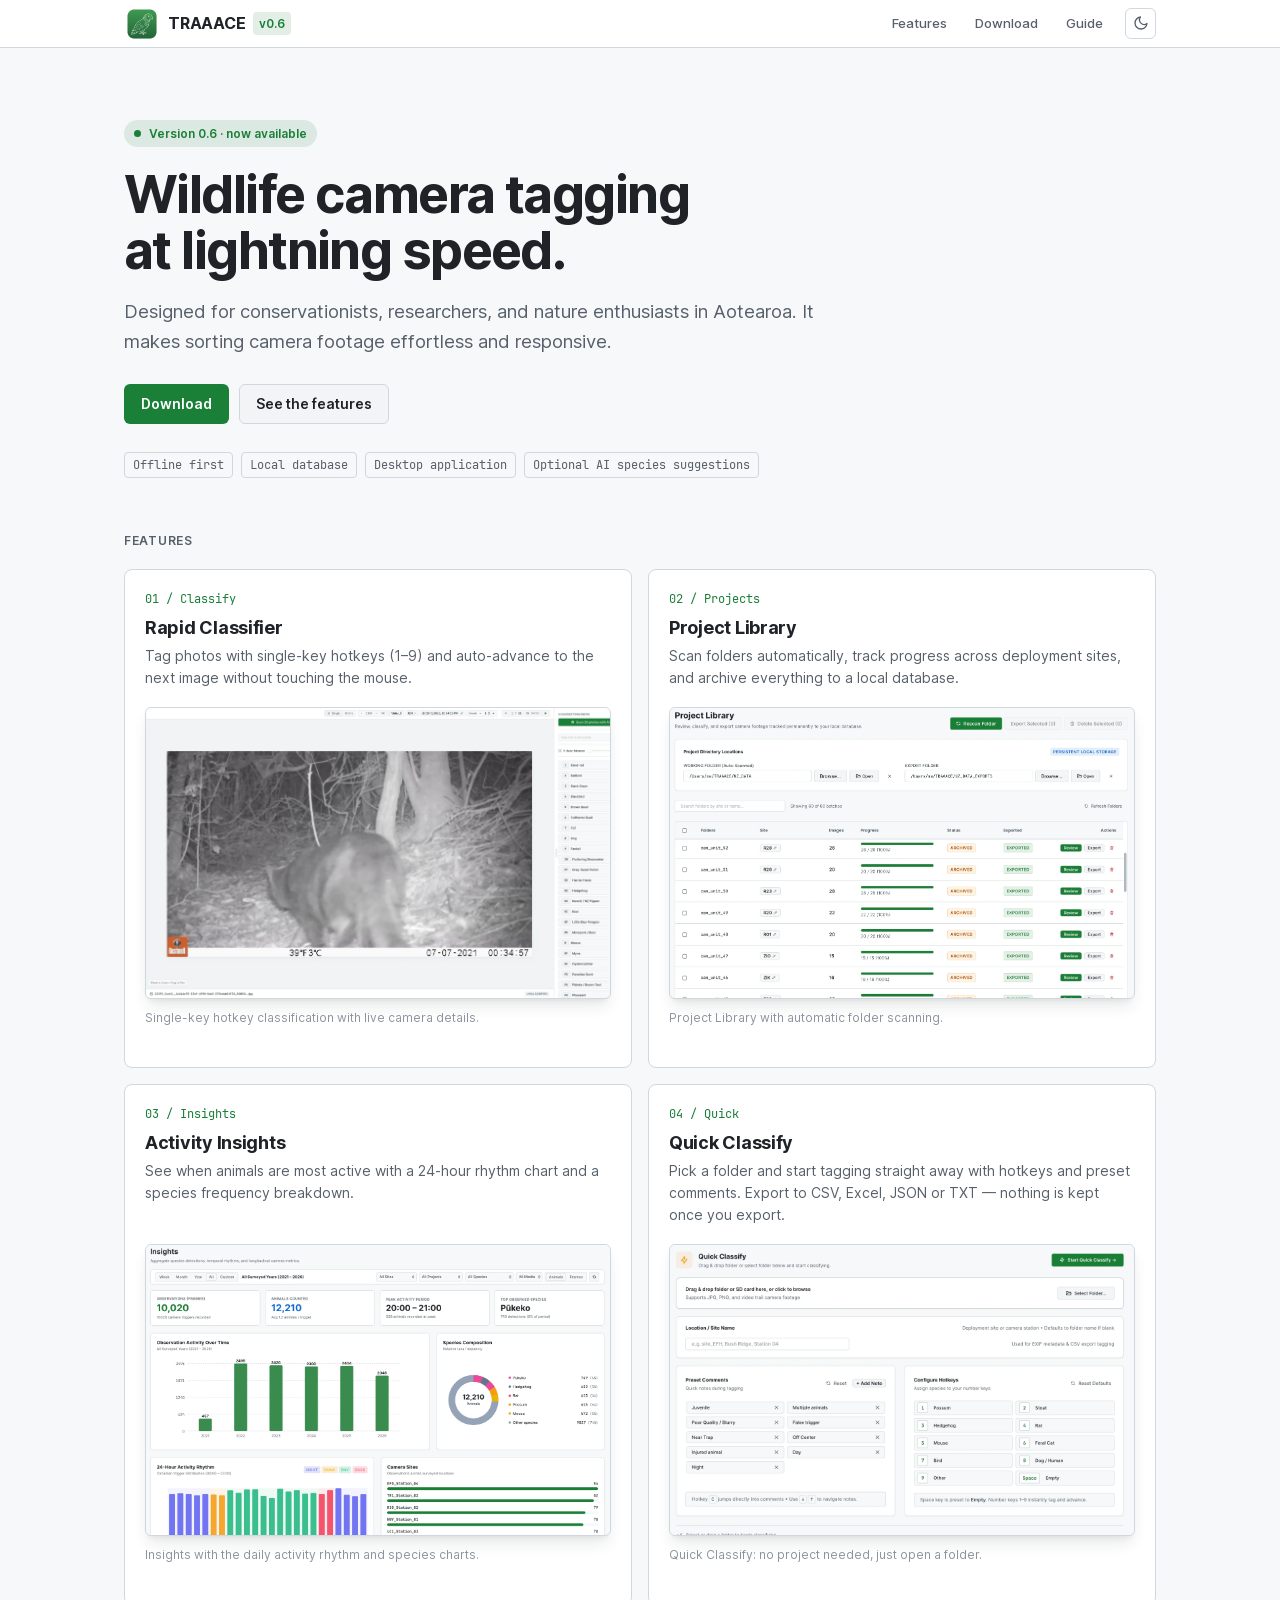
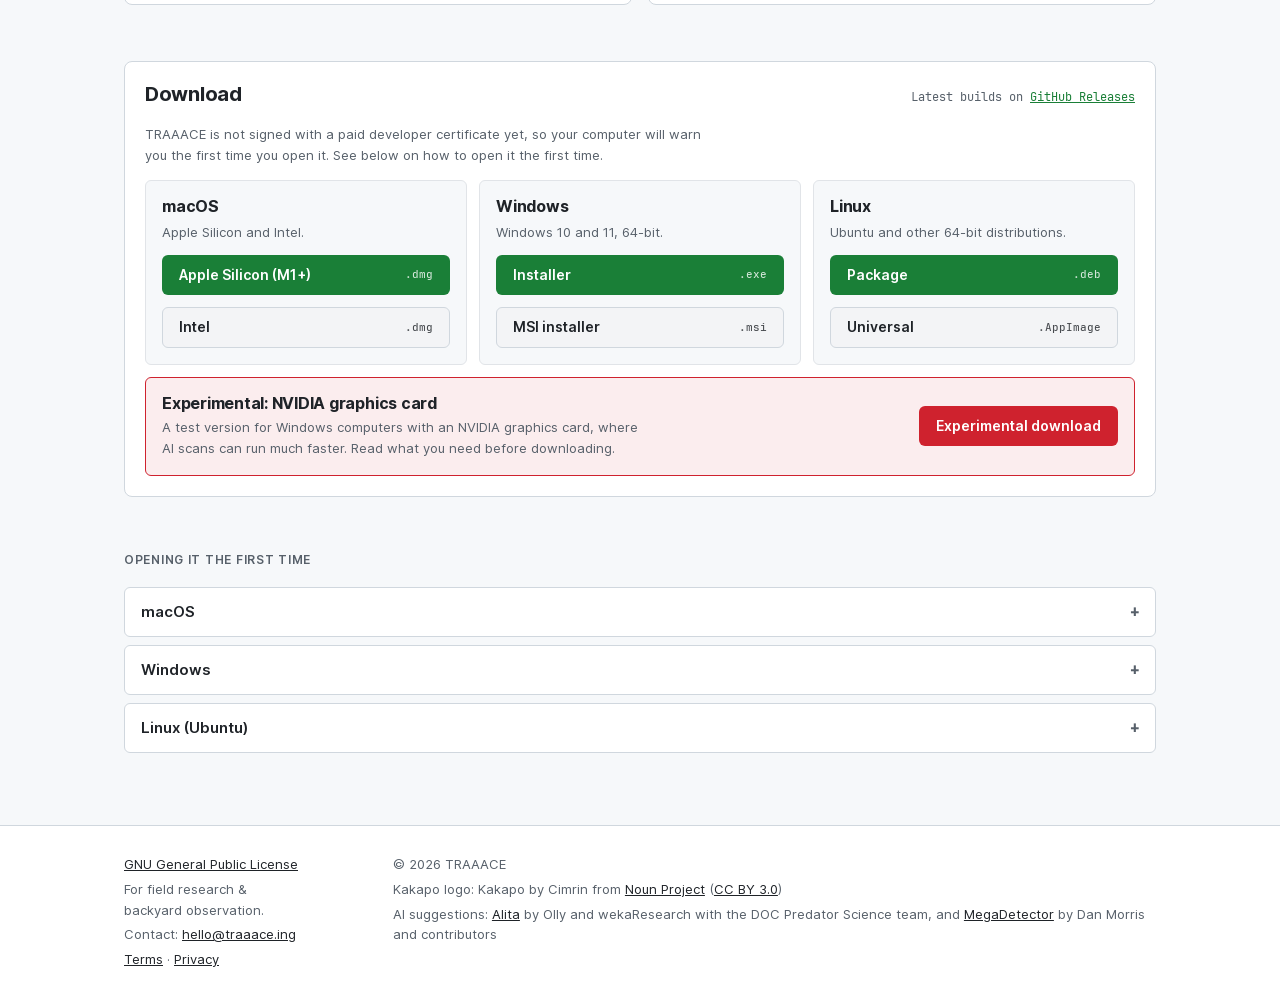
<file: index.html>
<!DOCTYPE html>
<html lang="en" data-theme="dark">

<head>
  <meta charset="UTF-8">
  <meta name="viewport" content="width=device-width, initial-scale=1.0">
  <title>TRAAACE — Wildlife camera tagging</title>
  <meta name="description"
    content="TRAAACE is a fast, offline desktop app for tagging, organising and analysing wildlife camera photos and video in Aotearoa.">
  <meta name="theme-color" content="#101214">
  <meta property="og:title" content="TRAAACE — Wildlife camera tagging">
  <meta property="og:description"
    content="Fast, offline wildlife camera tagging for conservationists, researchers and nature enthusiasts.">
  <link rel="icon" type="image/png" sizes="32x32" href="images/favicon-32.png">
  <link rel="icon" type="image/png" sizes="512x512" href="images/app-icon.png">
  <link rel="apple-touch-icon" href="images/app-icon.png">
  <link rel="preload" href="fonts/Inter-roman.var.woff2" as="font" type="font/woff2" crossorigin>

  <script>
    /* Set the theme before the page paints, so there is no flash. Follows the system unless the visitor chose. */
    (() => {
      let theme = 'dark';
      try {
        const saved = localStorage.getItem('traaace-theme');
        if (saved === 'light' || saved === 'dark') theme = saved;
        else if (window.matchMedia && matchMedia('(prefers-color-scheme: light)').matches) theme = 'light';
      } catch (e) { /* storage blocked: use the default */ }
      document.documentElement.setAttribute('data-theme', theme);
    })();
  </script>

  <link rel="stylesheet" href="styles.css?v=4">
</head>

<body>
  <a class="skip" href="#main">Skip to content</a>

  <header class="bar">
    <div class="wrap">
      <a class="brand" href="index.html" aria-label="TRAAACE home">
        <img src="images/app-icon.png" alt="" width="36" height="36">
        TRAAACE
        <span class="tag">v0.6</span>
      </a>
      <nav aria-label="Main">
        <a href="#features">Features</a>
        <a href="#download">Download</a>
        <a href="guide.html">Guide</a>
        <button type="button" class="theme-toggle" id="theme-toggle" aria-label="Switch to light theme"
          title="Switch to light theme">
          <svg class="icon-sun" viewBox="0 0 24 24" width="16" height="16" fill="none" stroke="currentColor"
            stroke-width="2" stroke-linecap="round" stroke-linejoin="round" aria-hidden="true">
            <circle cx="12" cy="12" r="4" />
            <path
              d="M12 2v2M12 20v2M4.93 4.93l1.41 1.41M17.66 17.66l1.41 1.41M2 12h2M20 12h2M4.93 19.07l1.41-1.41M17.66 6.34l1.41-1.41" />
          </svg>
          <svg class="icon-moon" viewBox="0 0 24 24" width="16" height="16" fill="none" stroke="currentColor"
            stroke-width="2" stroke-linecap="round" stroke-linejoin="round" aria-hidden="true">
            <path d="M21 12.8A9 9 0 1 1 11.2 3a7 7 0 0 0 9.8 9.8z" />
          </svg>
        </button>
      </nav>
    </div>
  </header>

  <main id="main">
    <section class="hero">
      <div class="wrap">
        <span class="badge"><span class="dot" aria-hidden="true"></span>Version 0.6 &middot; now available</span>
        <h1>Wildlife camera tagging at lightning speed.</h1>
        <p class="lead">
          Designed for conservationists, researchers, and nature enthusiasts in Aotearoa. It makes sorting camera
          footage effortless and responsive.
        </p>
        <div class="actions">
          <a class="btn btn-primary" href="#download">Download</a>
          <a class="btn btn-secondary" href="#features">See the features</a>
        </div>
        <ul class="chips" aria-label="Highlights">
          <li>Offline first</li>
          <li>Local database</li>
          <li>Desktop application</li>
          <li>Optional AI species suggestions</li>
        </ul>
      </div>
    </section>

    <section id="features">
      <div class="wrap">
        <h2 class="section-title">Features</h2>
        <div class="cards">

          <article class="card">
            <span class="no">01 / Classify</span>
            <h3>Rapid Classifier</h3>
            <p>Tag photos with single-key hotkeys (1&ndash;9) and auto-advance to the next image without touching the
              mouse.</p>
            <figure>
              <div class="shot">
                <img src="images/classify.webp" loading="lazy"
                  alt="TRAAACE classifier showing a night trail camera photo beside the list of single-key species shortcuts">
              </div>
              <figcaption>Single-key hotkey classification with live camera details.</figcaption>
            </figure>
          </article>

          <article class="card">
            <span class="no">02 / Projects</span>
            <h3>Project Library</h3>
            <p>Scan folders automatically, track progress across deployment sites, and archive everything to a local
              database.</p>
            <figure>
              <div class="shot">
                <img src="images/projects.webp" loading="lazy"
                  alt="TRAAACE Project Library showing folder scanning and progress tracking">
              </div>
              <figcaption>Project Library with automatic folder scanning.</figcaption>
            </figure>
          </article>

          <article class="card">
            <span class="no">03 / Insights</span>
            <h3>Activity Insights</h3>
            <p>See when animals are most active with a 24-hour rhythm chart and a species frequency breakdown.</p>
            <figure>
              <div class="shot">
                <img src="images/insights.webp" loading="lazy"
                  alt="TRAAACE Insights dashboard showing the 24-hour activity rhythm and species breakdown">
              </div>
              <figcaption>Insights with the daily activity rhythm and species charts.</figcaption>
            </figure>
          </article>

          <article class="card">
            <span class="no">04 / Quick</span>
            <h3>Quick Classify</h3>
            <p>Pick a folder and start tagging straight away with hotkeys and preset comments. Export to CSV, Excel,
              JSON or TXT &mdash; nothing is kept once you export.</p>
            <figure>
              <div class="shot">
                <img src="images/quick.webp" loading="lazy"
                  alt="TRAAACE Quick Classify, ready to tag a folder of camera photos">
              </div>
              <figcaption>Quick Classify: no project needed, just open a folder.</figcaption>
            </figure>
          </article>
        </div>
      </div>
    </section>

    <section id="download">
      <div class="wrap">
        <div class="panel">
          <div class="panel-head">
            <h2>Download</h2>
            <span class="release" id="release">Latest builds on <a
                href="https://github.com/just8080/traaace_web/releases">GitHub Releases</a></span>
          </div>
          <p class="note">TRAAACE is not signed with a paid developer certificate yet, so your computer will warn you
            the first time you open it. See below on how to open it the first time.

          <div class="platforms">
            <div class="platform">
              <h3>macOS</h3>
              <p class="for">Apple Silicon and Intel.</p>
              <a class="btn btn-primary" data-download="mac-arm"
                href="https://github.com/just8080/traaace_web/releases">Apple Silicon (M1+) <small>.dmg</small></a>
              <a class="btn btn-secondary" data-download="mac-intel"
                href="https://github.com/just8080/traaace_web/releases">Intel <small>.dmg</small></a>
            </div>
            <div class="platform">
              <h3>Windows</h3>
              <p class="for">Windows 10 and 11, 64-bit.</p>
              <a class="btn btn-primary" data-download="windows"
                href="https://github.com/just8080/traaace_web/releases">Installer <small>.exe</small></a>
              <a class="btn btn-secondary" data-download="windows-msi"
                href="https://github.com/just8080/traaace_web/releases">MSI installer <small>.msi</small></a>
            </div>
            <div class="platform">
              <h3>Linux</h3>
              <p class="for">Ubuntu and other 64-bit distributions.</p>
              <a class="btn btn-primary" data-download="linux-deb"
                href="https://github.com/just8080/traaace_web/releases">Package <small>.deb</small></a>
              <a class="btn btn-secondary" data-download="linux-appimage"
                href="https://github.com/just8080/traaace_web/releases">Universal <small>.AppImage</small></a>
            </div>
          </div>
          <div class="experimental">
            <div>
              <h3>Experimental: NVIDIA graphics card</h3>
              <p>A test version for Windows computers with an NVIDIA graphics card, where AI scans can run much
                faster. Read what you need before downloading.</p>
            </div>
            <a class="btn btn-danger" href="gpu.html">Experimental download</a>
          </div>
        </div>
      </div>
    </section>

    <section id="install">
      <div class="wrap">
        <h2 class="section-title">Opening it the first time</h2>
        <div class="steps">
          <details>
            <summary>macOS</summary>
            <div>
              <p>Open the <code>.dmg</code>, drag TRAAACE to Applications, then right-click it and choose
                <strong>Open</strong> (and Open again in the dialog).
              </p>
              <p>If macOS says the app is damaged, open Terminal and run
                <code>xattr -dr com.apple.quarantine /Applications/TRAAACE.app</code>
              </p>
            </div>
          </details>
          <details>
            <summary>Windows</summary>
            <div>
              <p>If SmartScreen appears, click <strong>More info</strong> &rarr; <strong>Run anyway</strong>.</p>
              <p>TRAAACE needs Microsoft WebView2, which Windows 10 and 11 already include.</p>
            </div>
          </details>
          <details>
            <summary>Linux (Ubuntu)</summary>
            <div>
              <p>The simplest is the <code>.deb</code>: <code>sudo apt install ./TRAAACE_*_amd64.deb</code></p>
              <p>For the AppImage, run <code>chmod +x TRAAACE_*.AppImage</code> first. On Ubuntu you may also need
                <code>sudo apt install libfuse2</code> (<code>libfuse2t64</code> on 24.04).
              </p>
            </div>
          </details>
        </div>
      </div>
    </section>
  </main>

  <footer>
    <div class="wrap">
      <div>
        <p><a href="terms.html#licence">GNU General Public License</a></p>
        <p>For field research &amp; backyard observation.</p>
        <p>Contact: <a href="mailto:hello@traaace.ing">hello@traaace.ing</a></p>
        <p><a href="terms.html">Terms</a> &middot; <a href="privacy.html">Privacy</a></p>
      </div>
      <div>
        <p>&copy; <span id="year">2026</span> TRAAACE</p>
        <p>Kakapo logo: Kakapo by Cimrin from <a href="https://thenounproject.com/browse/icons/term/kakapo/"
            target="_blank" rel="noopener" title="kakapo Icons">Noun Project</a> (<a
            href="https://creativecommons.org/licenses/by/3.0/" target="_blank" rel="noopener">CC BY 3.0</a>)</p>
        <p>AI suggestions: <a href="https://github.com/Wologman/Alita" target="_blank" rel="noopener">Alita</a> by Olly and
              wekaResearch with the DOC Predator Science team, and <a href="https://github.com/agentmorris/MegaDetector"
              target="_blank" rel="noopener">MegaDetector</a> by Dan Morris and contributors</p>
      </div>
    </div>
  </footer>

  <script>
    /* Theme toggle: the icon shows the theme it will switch to, like the app. */
    (() => {
      const root = document.documentElement;
      const button = document.getElementById('theme-toggle');
      const label = () => {
        const text = 'Switch to ' + (root.getAttribute('data-theme') === 'dark' ? 'light' : 'dark') + ' theme';
        button.setAttribute('aria-label', text);
        button.title = text;
      };
      label();
      button.addEventListener('click', () => {
        const next = root.getAttribute('data-theme') === 'dark' ? 'light' : 'dark';
        root.setAttribute('data-theme', next);
        try { localStorage.setItem('traaace-theme', next); } catch (e) { /* not remembered */ }
        label();
      });
    })();

    document.getElementById('year').textContent = new Date().getFullYear();

    /* Download buttons: point each at the newest published release's file. The links in the HTML are the fallback.
       Pre-releases (the experimental NVIDIA version) never replace the normal download. */
    (async () => {
      const REPO = 'just8080/traaace_web';
      const files = {
        'mac-arm': /_aarch64\.dmg$/, 'mac-intel': /_x64\.dmg$/,
        'windows': /_x64-setup\.exe$/, 'windows-msi': /\.msi$/,
        'linux-appimage': /\.AppImage$/, 'linux-deb': /\.deb$/
      };
      try {
        let releases = JSON.parse(sessionStorage.getItem('traaace-releases') || 'null');
        if (!releases) {
          const response = await fetch('https://api.github.com/repos/' + REPO + '/releases?per_page=20');
          if (!response.ok) return;
          releases = await response.json();
          sessionStorage.setItem('traaace-releases', JSON.stringify(releases));
        }
        const release = releases.find(r => !r.draft && !r.prerelease && r.assets && r.assets.length);
        if (!release) return;
        const label = document.getElementById('release');
        label.textContent = 'Latest: ' + (release.name || release.tag_name) + ' · ';
        const all = document.createElement('a');
        all.href = release.html_url;
        all.textContent = 'release notes';
        label.appendChild(all);
        Object.keys(files).forEach(key => {
          const asset = release.assets.find(a => files[key].test(a.name));
          if (!asset) return;
          document.querySelectorAll('[data-download="' + key + '"]').forEach(link => {
            link.href = asset.browser_download_url;
            link.title = asset.name + ' (' + (asset.size / 1048576).toFixed(1) + ' MB)';
          });
        });
      } catch (err) { /* leave the fallback links */ }
    })();
  </script>
</body>

</html>
</file>
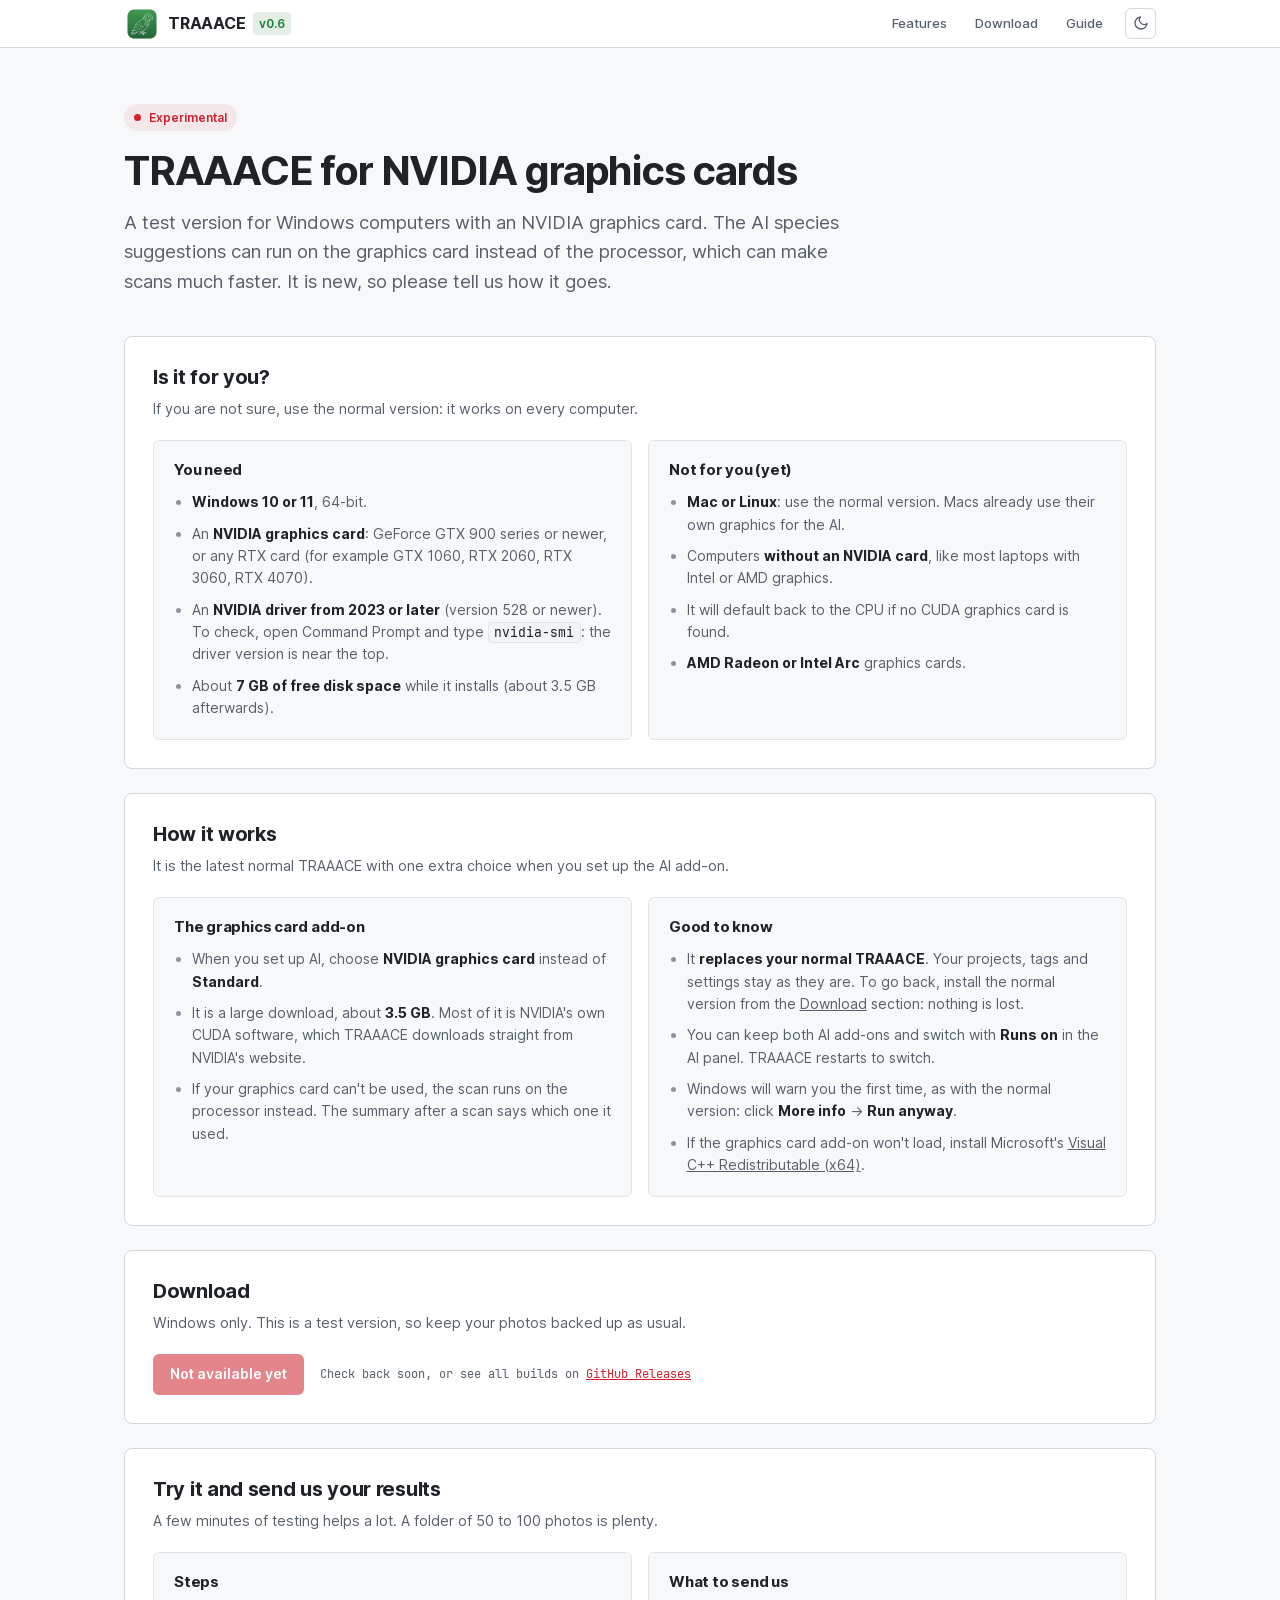
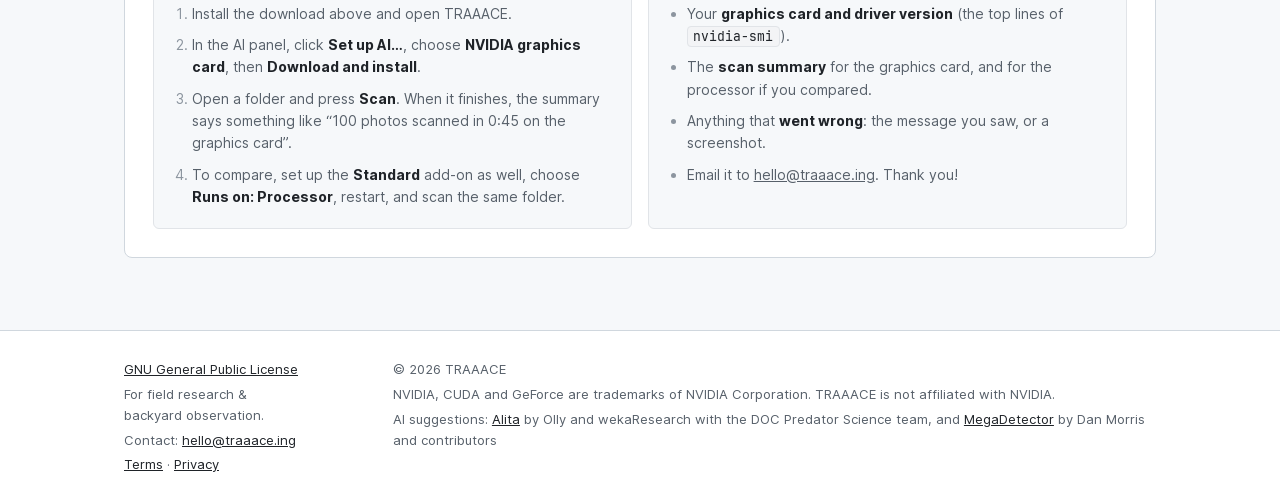
<file: gpu.html>
<!DOCTYPE html>
<html lang="en" data-theme="dark">

<head>
  <meta charset="UTF-8">
  <meta name="viewport" content="width=device-width, initial-scale=1.0">
  <title>NVIDIA graphics card version (experimental) — TRAAACE</title>
  <meta name="description"
    content="An experimental TRAAACE for Windows computers with an NVIDIA graphics card: what you need, how it works, and how to send your results.">
  <meta name="theme-color" content="#101214">
  <meta name="robots" content="noindex">
  <link rel="icon" type="image/png" sizes="32x32" href="images/favicon-32.png">
  <link rel="icon" type="image/png" sizes="512x512" href="images/app-icon.png">
  <link rel="apple-touch-icon" href="images/app-icon.png">
  <link rel="preload" href="fonts/Inter-roman.var.woff2" as="font" type="font/woff2" crossorigin>

  <script>
    /* Set the theme before the page paints, so there is no flash. Follows the system unless the visitor chose. */
    (() => {
      let theme = 'dark';
      try {
        const saved = localStorage.getItem('traaace-theme');
        if (saved === 'light' || saved === 'dark') theme = saved;
        else if (window.matchMedia && matchMedia('(prefers-color-scheme: light)').matches) theme = 'light';
      } catch (e) { /* storage blocked: use the default */ }
      document.documentElement.setAttribute('data-theme', theme);
    })();
  </script>

  <link rel="stylesheet" href="styles.css?v=4">
</head>

<body>
  <a class="skip" href="#main">Skip to content</a>

  <header class="bar">
    <div class="wrap">
      <a class="brand" href="index.html" aria-label="TRAAACE home">
        <img src="images/app-icon.png" alt="" width="36" height="36">
        TRAAACE
        <span class="tag">v0.6</span>
      </a>
      <nav aria-label="Main">
        <a href="index.html#features">Features</a>
        <a href="index.html#download">Download</a>
        <a href="guide.html">Guide</a>
        <button type="button" class="theme-toggle" id="theme-toggle" aria-label="Switch to light theme"
          title="Switch to light theme">
          <svg class="icon-sun" viewBox="0 0 24 24" width="16" height="16" fill="none" stroke="currentColor"
            stroke-width="2" stroke-linecap="round" stroke-linejoin="round" aria-hidden="true">
            <circle cx="12" cy="12" r="4" />
            <path
              d="M12 2v2M12 20v2M4.93 4.93l1.41 1.41M17.66 17.66l1.41 1.41M2 12h2M20 12h2M4.93 19.07l1.41-1.41M17.66 6.34l1.41-1.41" />
          </svg>
          <svg class="icon-moon" viewBox="0 0 24 24" width="16" height="16" fill="none" stroke="currentColor"
            stroke-width="2" stroke-linecap="round" stroke-linejoin="round" aria-hidden="true">
            <path d="M21 12.8A9 9 0 1 1 11.2 3a7 7 0 0 0 9.8 9.8z" />
          </svg>
        </button>
      </nav>
    </div>
  </header>

  <main id="main">
    <div class="wrap">
      <div class="page-head">
        <span class="badge badge-danger"><span class="dot" aria-hidden="true"></span>Experimental</span>
        <h1>TRAAACE for NVIDIA graphics cards</h1>
        <p class="lead">
          A test version for Windows computers with an NVIDIA graphics card. The AI species suggestions can run on
          the graphics card instead of the processor, which can make scans much faster. It is new, so please tell us
          how it goes.
        </p>
      </div>

      <div class="guide-body" style="padding-top: 2.5rem;">

        <section class="guide-card" id="for-you">
          <h2>Is it for you?</h2>
          <p>If you are not sure, use the normal version: it works on every computer.</p>
          <div class="cols">
            <div class="inner">
              <h3>You need</h3>
              <ul>
                <li><strong>Windows 10 or 11</strong>, 64-bit.</li>
                <li>An <strong>NVIDIA graphics card</strong>: GeForce GTX 900 series or newer, or any RTX card (for
                  example GTX 1060, RTX 2060, RTX 3060, RTX 4070).</li>
                <li>An <strong>NVIDIA driver from 2023 or later</strong> (version 528 or newer). To check, open
                  Command Prompt and type <code>nvidia-smi</code>: the driver version is near the top.</li>
                <li>About <strong>7 GB of free disk space</strong> while it installs (about 3.5 GB afterwards).</li>
              </ul>
            </div>
            <div class="inner">
              <h3>Not for you (yet)</h3>
              <ul>
                <li><strong>Mac or Linux</strong>: use the normal version. Macs already use their own graphics for
                  the AI.</li>
                <li>Computers <strong>without an NVIDIA card</strong>, like most laptops with Intel or AMD graphics.
                </li>
                <li>It will default back to the CPU if no CUDA graphics card is found.</li>
                <li><strong>AMD Radeon or Intel Arc</strong> graphics cards.</li>
              </ul>
            </div>
          </div>
        </section>

        <section class="guide-card" id="how">
          <h2>How it works</h2>
          <p>It is the latest normal TRAAACE with one extra choice when you set up the AI add-on.</p>
          <div class="cols">
            <div class="inner">
              <h3>The graphics card add-on</h3>
              <ul>
                <li>When you set up AI, choose <strong>NVIDIA graphics card</strong> instead of
                  <strong>Standard</strong>.
                </li>
                <li>It is a large download, about <strong>3.5 GB</strong>. Most of it is NVIDIA's own CUDA software,
                  which TRAAACE downloads straight from NVIDIA's website.</li>
                <li>If your graphics card can't be used, the scan runs on the processor instead. The summary after a
                  scan says which one it used.</li>
              </ul>
            </div>
            <div class="inner">
              <h3>Good to know</h3>
              <ul>
                <li>It <strong>replaces your normal TRAAACE</strong>. Your projects, tags and settings stay as they
                  are. To go back, install the normal version from the <a href="index.html#download">Download</a>
                  section: nothing is lost.</li>
                <li>You can keep both AI add-ons and switch with <strong>Runs on</strong> in the AI panel. TRAAACE
                  restarts to switch.</li>
                <li>Windows will warn you the first time, as with the normal version: click <strong>More
                    info</strong> &rarr; <strong>Run anyway</strong>.</li>
                <li>If the graphics card add-on won't load, install Microsoft's <a
                    href="https://aka.ms/vs/17/release/vc_redist.x64.exe">Visual C++ Redistributable (x64)</a>.</li>
              </ul>
            </div>
          </div>
        </section>

        <section class="guide-card" id="download">
          <h2>Download</h2>
          <p>Windows only. This is a test version, so keep your photos backed up as usual.</p>
          <div class="gpu-download">
            <a class="btn btn-danger" id="gpu-download" aria-disabled="true"
              href="https://github.com/just8080/traaace_web/releases">Checking for the latest test version&hellip;</a>
            <span class="release" id="gpu-release"></span>
          </div>
        </section>

        <section class="guide-card" id="try">
          <h2>Try it and send us your results</h2>
          <p>A few minutes of testing helps a lot. A folder of 50 to 100 photos is plenty.</p>
          <div class="cols">
            <div class="inner">
              <h3>Steps</h3>
              <ol>
                <li>Install the download above and open TRAAACE.</li>
                <li>In the AI panel, click <strong>Set up AI&hellip;</strong>, choose <strong>NVIDIA graphics
                    card</strong>, then <strong>Download and install</strong>.</li>
                <li>Open a folder and press <strong>Scan</strong>. When it finishes, the summary says something like
                  &ldquo;100 photos scanned in 0:45 on the graphics card&rdquo;.</li>
                <li>To compare, set up the <strong>Standard</strong> add-on as well, choose <strong>Runs on:
                    Processor</strong>, restart, and scan the same folder.</li>
              </ol>
            </div>
            <div class="inner">
              <h3>What to send us</h3>
              <ul>
                <li>Your <strong>graphics card and driver version</strong> (the top lines of
                  <code>nvidia-smi</code>).
                </li>
                <li>The <strong>scan summary</strong> for the graphics card, and for the processor if you compared.
                </li>
                <li>Anything that <strong>went wrong</strong>: the message you saw, or a screenshot.</li>
                <li>Email it to <a
                    href="mailto:hello@traaace.ing?subject=NVIDIA%20graphics%20card%20test">hello@traaace.ing</a>.
                  Thank you!</li>
              </ul>
            </div>
          </div>
        </section>

      </div>
    </div>
  </main>

  <footer>
    <div class="wrap">
      <div>
        <p><a href="terms.html#licence">GNU General Public License</a></p>
        <p>For field research &amp; backyard observation.</p>
        <p>Contact: <a href="mailto:hello@traaace.ing">hello@traaace.ing</a></p>
        <p><a href="terms.html">Terms</a> &middot; <a href="privacy.html">Privacy</a></p>
      </div>
      <div>
        <p>&copy; <span id="year">2026</span> TRAAACE</p>
        <p>NVIDIA, CUDA and GeForce are trademarks of NVIDIA Corporation. TRAAACE is not affiliated with NVIDIA.</p>
        <p>AI suggestions: <a href="https://github.com/Wologman/Alita" target="_blank" rel="noopener">Alita</a> by Olly
          and wekaResearch with the DOC Predator Science team, and <a href="https://github.com/agentmorris/MegaDetector"
            target="_blank" rel="noopener">MegaDetector</a> by Dan
          Morris and contributors</p>
      </div>
    </div>
  </footer>

  <script>
    /* Theme toggle: the icon shows the theme it will switch to, like the app. */
    (() => {
      const root = document.documentElement;
      const button = document.getElementById('theme-toggle');
      const label = () => {
        const text = 'Switch to ' + (root.getAttribute('data-theme') === 'dark' ? 'light' : 'dark') + ' theme';
        button.setAttribute('aria-label', text);
        button.title = text;
      };
      label();
      button.addEventListener('click', () => {
        const next = root.getAttribute('data-theme') === 'dark' ? 'light' : 'dark';
        root.setAttribute('data-theme', next);
        try { localStorage.setItem('traaace-theme', next); } catch (e) { /* not remembered */ }
        label();
      });
    })();

    document.getElementById('year').textContent = new Date().getFullYear();

    /* The download: the newest published release whose tag starts with "gpu-" (an experimental build, published
       as a pre-release), and its Windows installer. Uses the same cached list as the home page. */
    (async () => {
      const REPO = 'just8080/traaace_web';
      const link = document.getElementById('gpu-download');
      const info = document.getElementById('gpu-release');
      const unavailable = () => {
        link.textContent = 'Not available yet';
        info.textContent = 'Check back soon, or see all builds on ';
        const all = document.createElement('a');
        all.href = 'https://github.com/' + REPO + '/releases';
        all.textContent = 'GitHub Releases';
        info.appendChild(all);
      };
      try {
        let releases = JSON.parse(sessionStorage.getItem('traaace-releases') || 'null');
        if (!releases) {
          const response = await fetch('https://api.github.com/repos/' + REPO + '/releases?per_page=20');
          if (!response.ok) return unavailable();
          releases = await response.json();
          sessionStorage.setItem('traaace-releases', JSON.stringify(releases));
        }
        const release = releases.find(r => !r.draft && r.tag_name.startsWith('gpu-')
          && r.assets.some(a => /_x64-setup\.exe$/.test(a.name)));
        if (!release) return unavailable();
        const asset = release.assets.find(a => /_x64-setup\.exe$/.test(a.name));
        link.href = asset.browser_download_url;
        link.removeAttribute('aria-disabled');
        link.textContent = 'Download for Windows (' + (asset.size / 1048576).toFixed(0) + ' MB, .exe)';
        info.textContent = (release.name || release.tag_name) + ' · ';
        const notes = document.createElement('a');
        notes.href = release.html_url;
        notes.textContent = 'release notes';
        info.appendChild(notes);
      } catch (err) {
        unavailable();
      }
    })();
  </script>
</body>

</html>
</file>
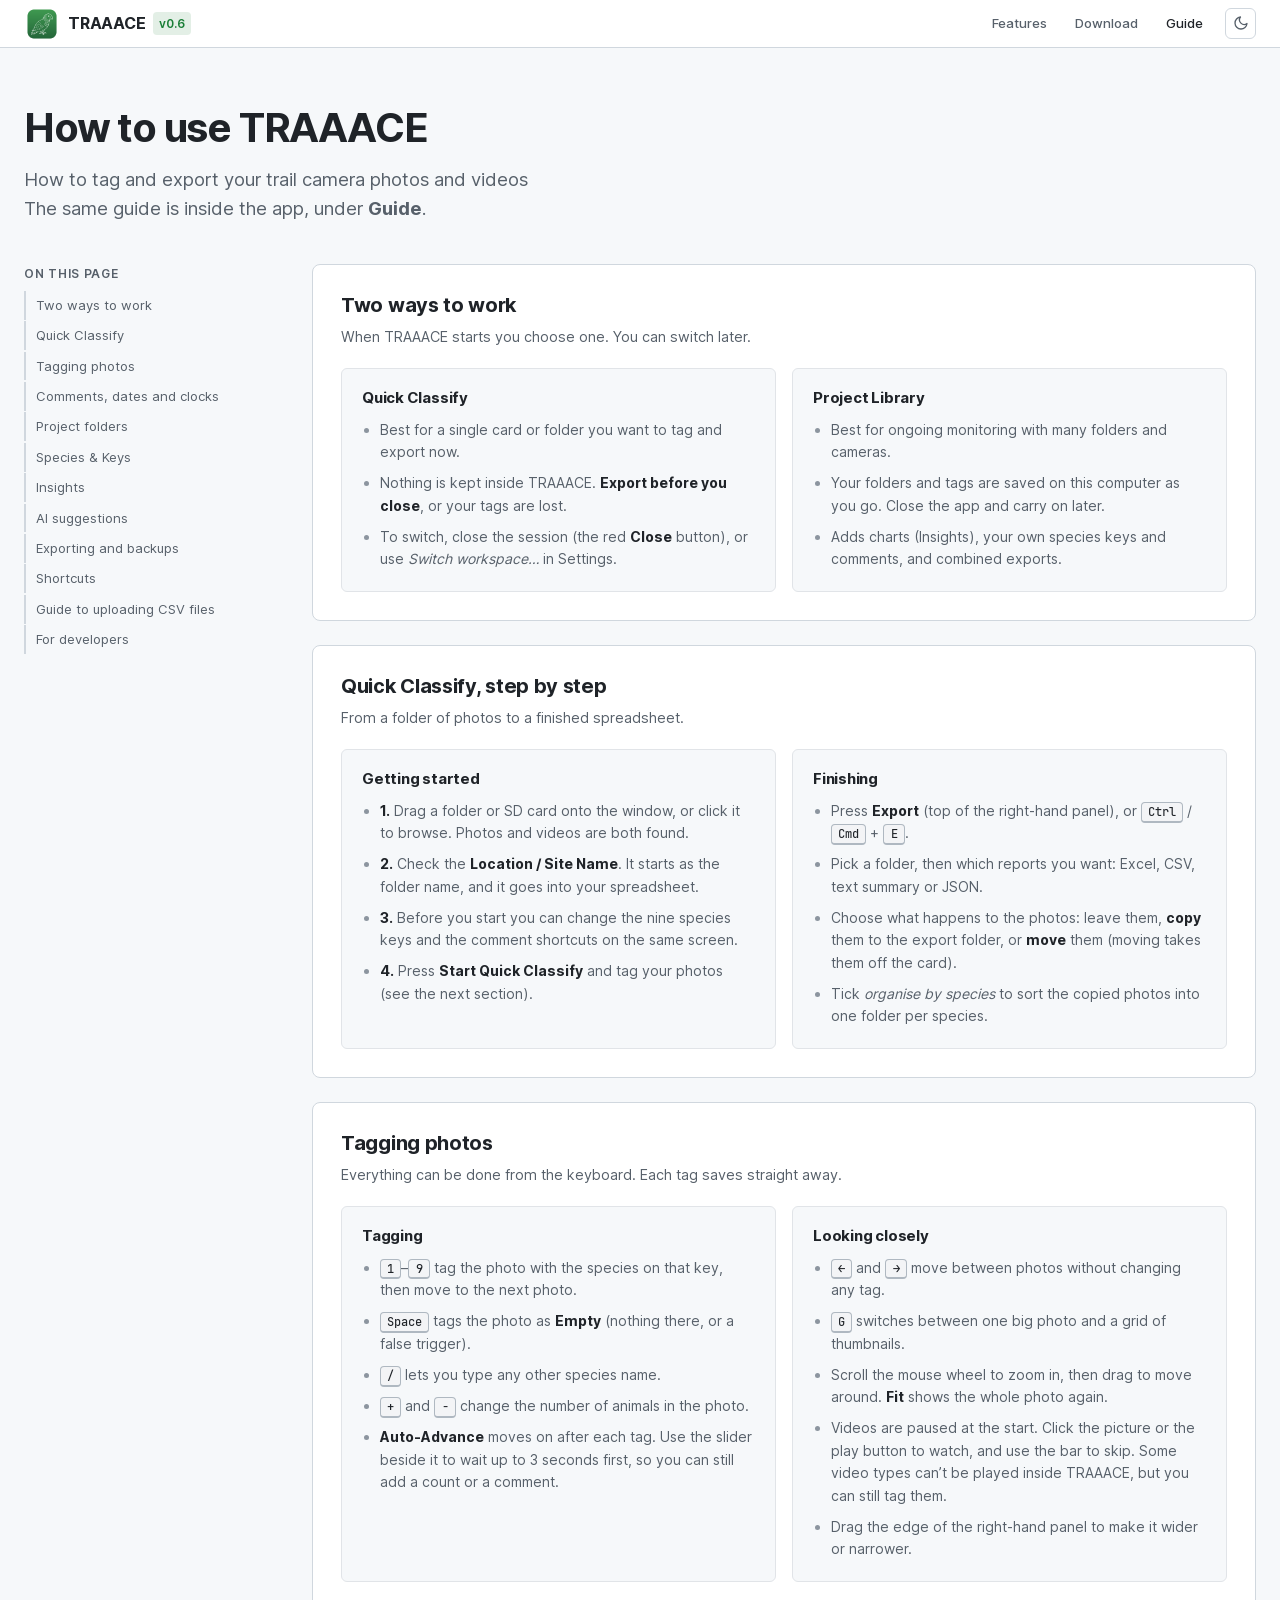
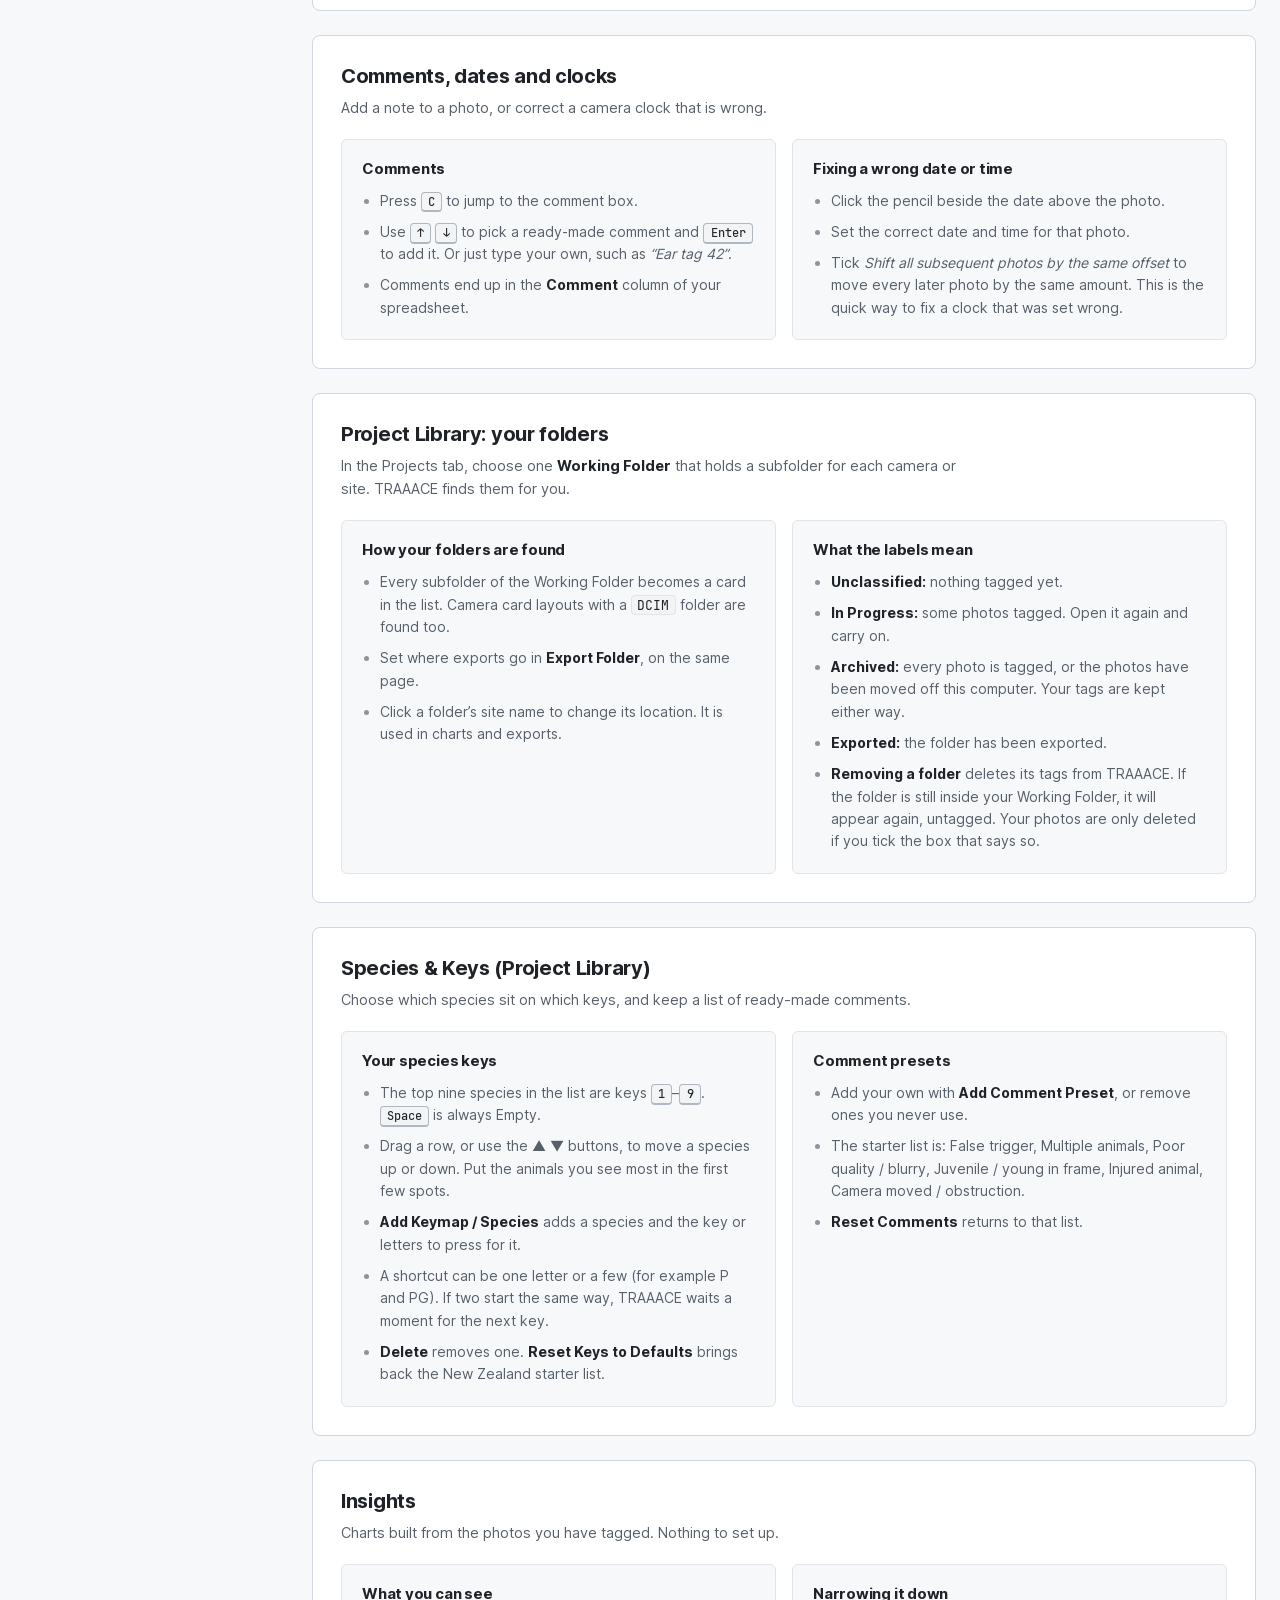
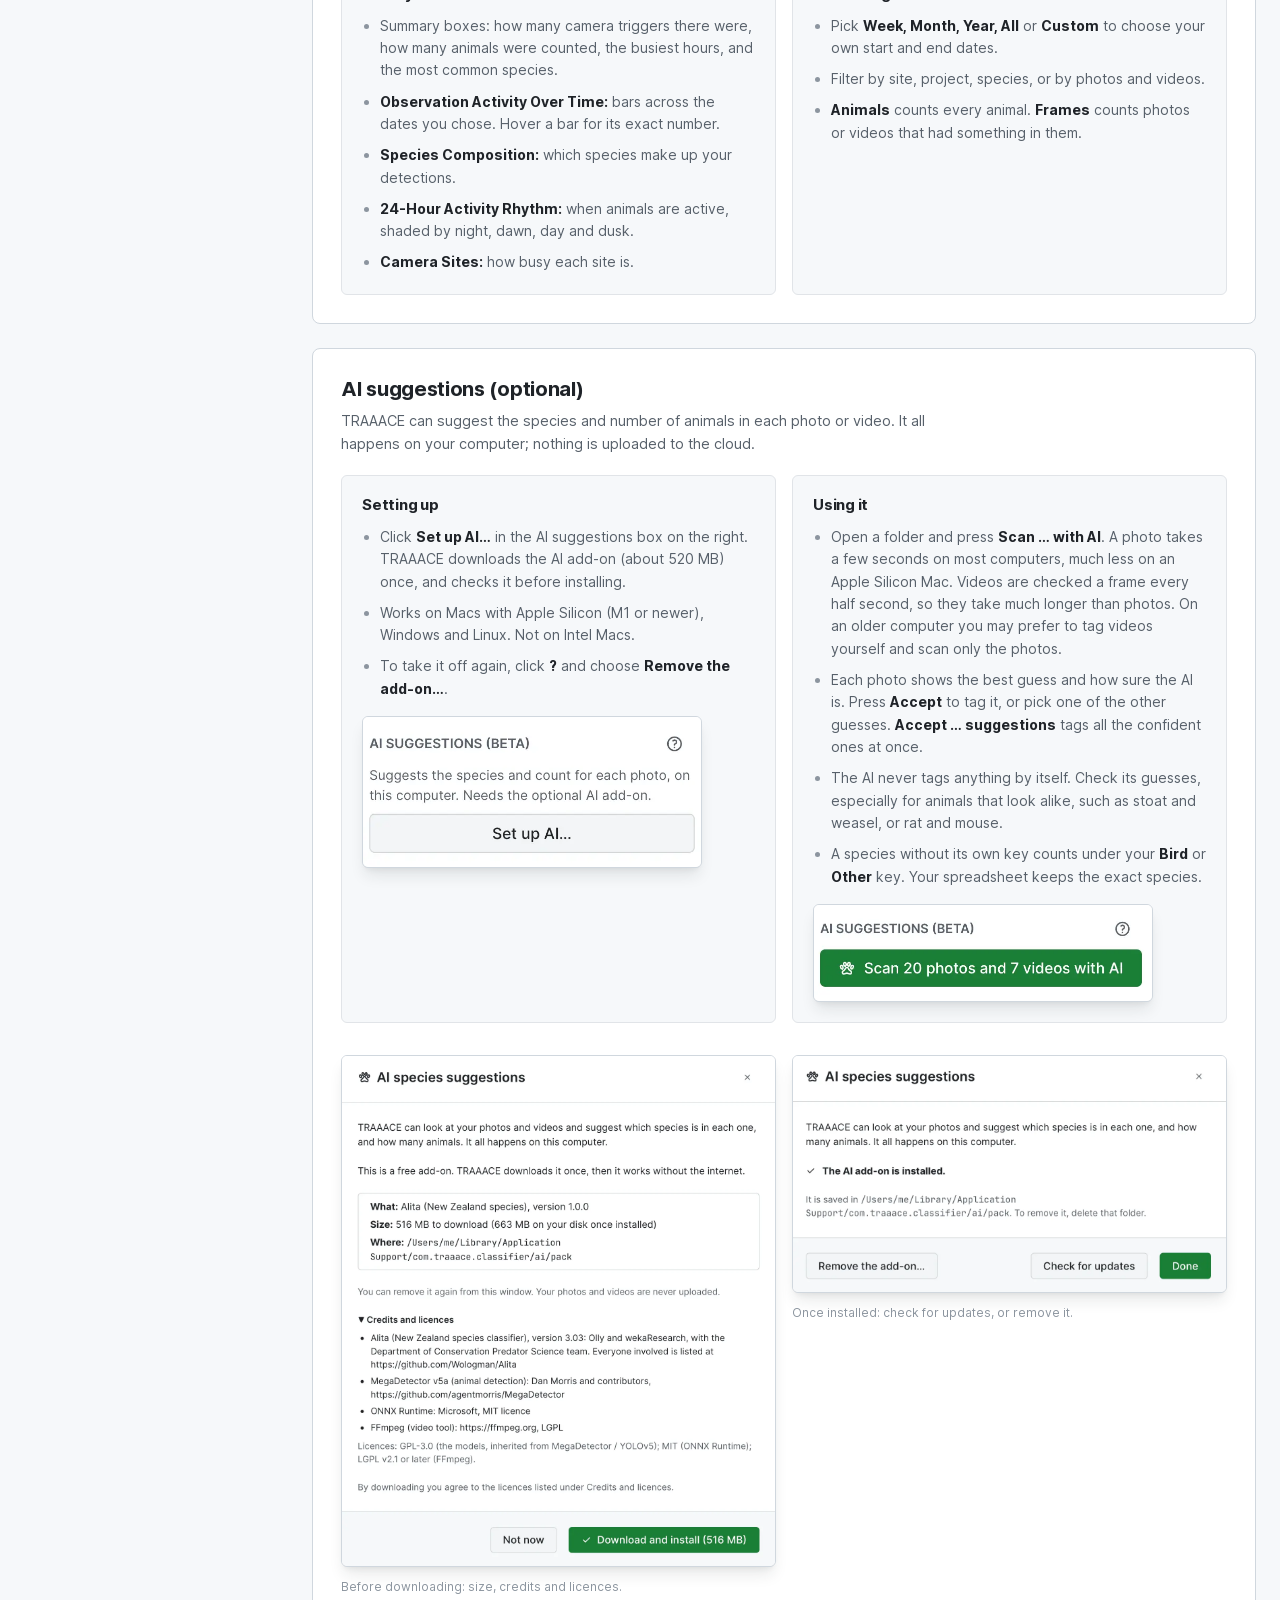
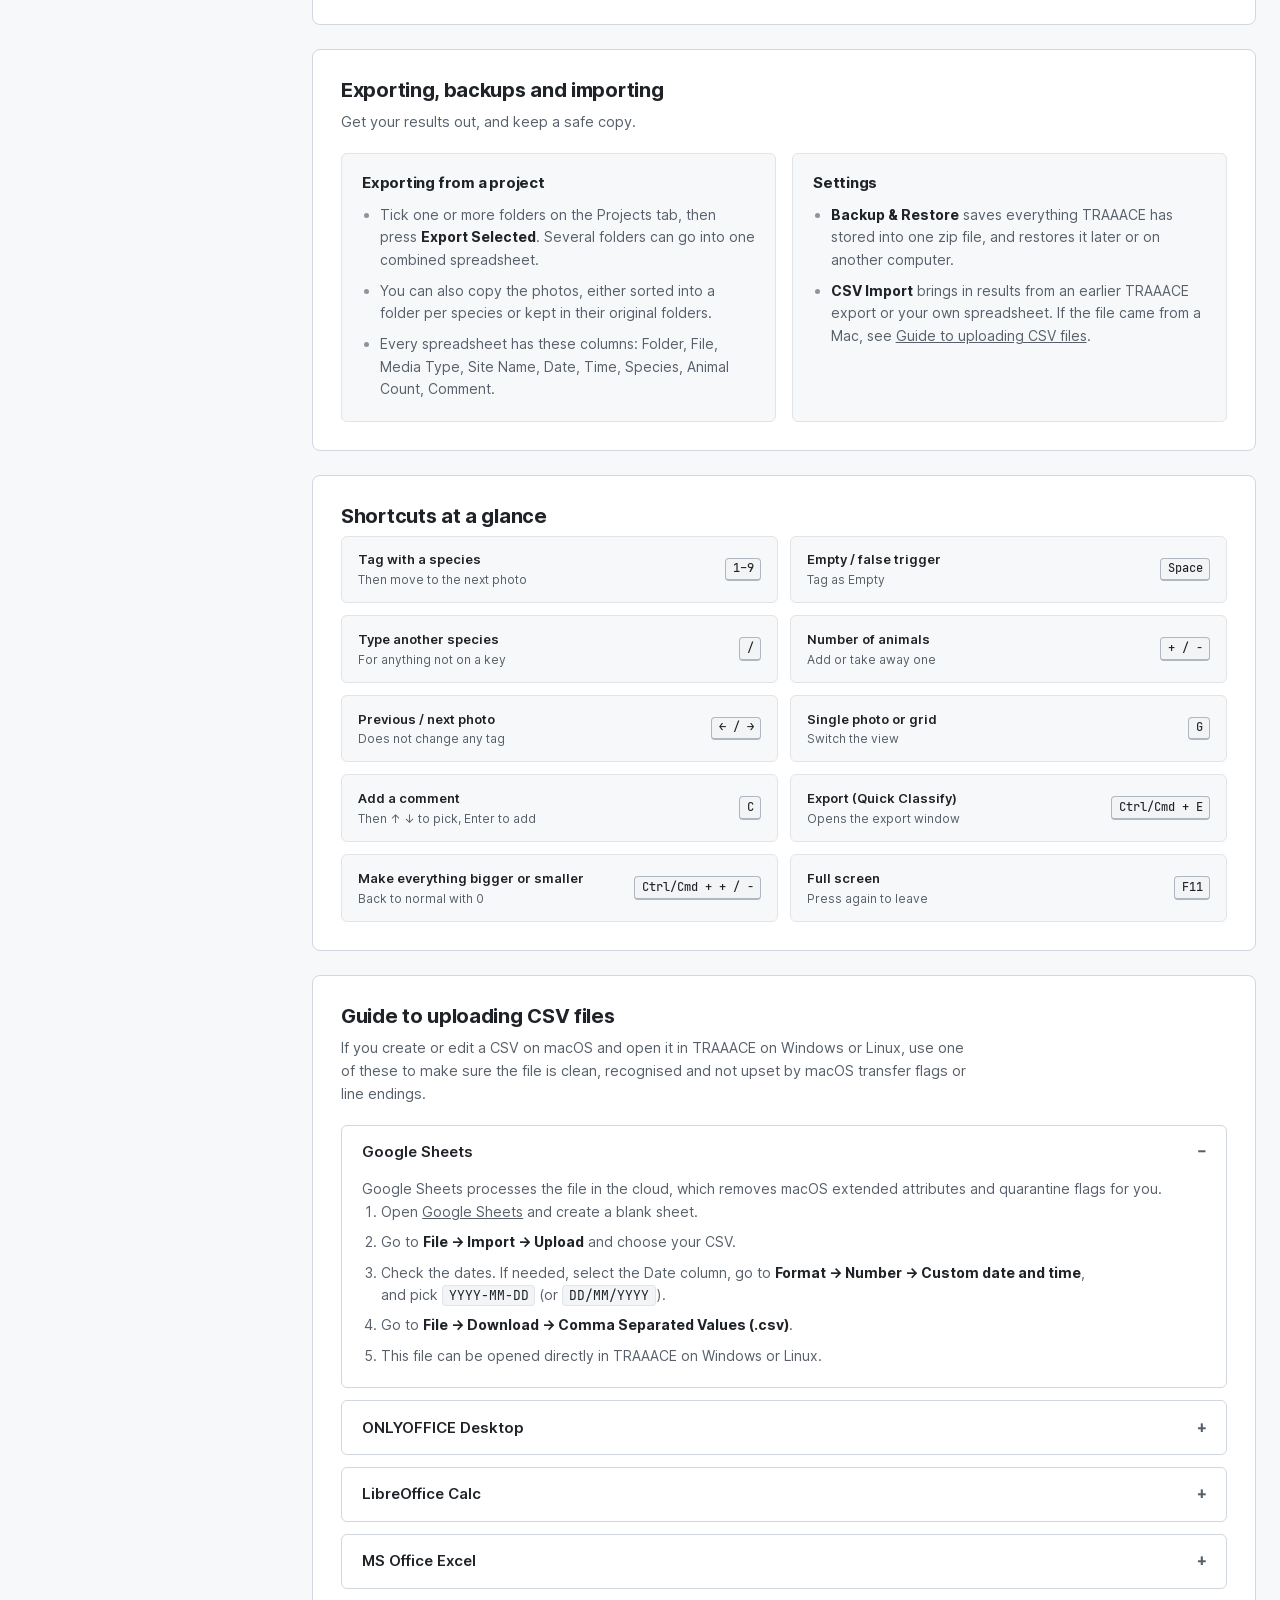
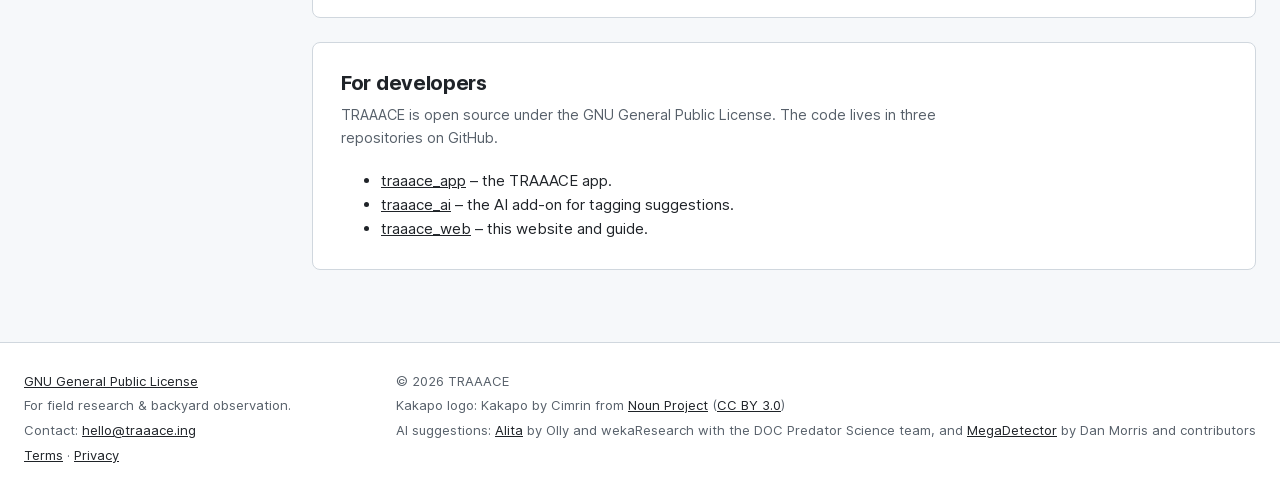
<file: guide.html>
<!DOCTYPE html>
<html lang="en" data-theme="dark">

<head>
  <meta charset="UTF-8">
  <meta name="viewport" content="width=device-width, initial-scale=1.0">
  <title>User guide — TRAAACE</title>
  <meta name="description"
    content="How to use TRAAACE to tag trail camera photos and videos, keep projects, see charts and export your results, in plain language.">
  <meta name="theme-color" content="#101214">
  <meta property="og:title" content="TRAAACE user guide">
  <meta property="og:description"
    content="How to tag wildlife camera photos and videos with TRAAACE, and how to fix a CSV made on a Mac.">
  <link rel="icon" type="image/png" sizes="32x32" href="images/favicon-32.png">
  <link rel="icon" type="image/png" sizes="512x512" href="images/app-icon.png">
  <link rel="apple-touch-icon" href="images/app-icon.png">
  <link rel="preload" href="fonts/Inter-roman.var.woff2" as="font" type="font/woff2" crossorigin>

  <script>
    /* Set the theme before the page paints, so there is no flash. Follows the system unless the visitor chose. */
    (() => {
      let theme = 'dark';
      try {
        const saved = localStorage.getItem('traaace-theme');
        if (saved === 'light' || saved === 'dark') theme = saved;
        else if (window.matchMedia && matchMedia('(prefers-color-scheme: light)').matches) theme = 'light';
      } catch (e) { /* storage blocked: use the default */ }
      document.documentElement.setAttribute('data-theme', theme);
    })();
  </script>

  <link rel="stylesheet" href="styles.css?v=4">
</head>

<body class="guide-page">
  <a class="skip" href="#main">Skip to content</a>

  <header class="bar">
    <div class="wrap">
      <a class="brand" href="index.html" aria-label="TRAAACE home">
        <img src="images/app-icon.png" alt="" width="36" height="36">
        TRAAACE
        <span class="tag">v0.6</span>
      </a>
      <nav aria-label="Main">
        <a href="index.html#features">Features</a>
        <a href="index.html#download">Download</a>
        <a href="guide.html" aria-current="page">Guide</a>
        <button type="button" class="theme-toggle" id="theme-toggle" aria-label="Switch to light theme"
          title="Switch to light theme">
          <svg class="icon-sun" viewBox="0 0 24 24" width="16" height="16" fill="none" stroke="currentColor"
            stroke-width="2" stroke-linecap="round" stroke-linejoin="round" aria-hidden="true">
            <circle cx="12" cy="12" r="4" />
            <path
              d="M12 2v2M12 20v2M4.93 4.93l1.41 1.41M17.66 17.66l1.41 1.41M2 12h2M20 12h2M4.93 19.07l1.41-1.41M17.66 6.34l1.41-1.41" />
          </svg>
          <svg class="icon-moon" viewBox="0 0 24 24" width="16" height="16" fill="none" stroke="currentColor"
            stroke-width="2" stroke-linecap="round" stroke-linejoin="round" aria-hidden="true">
            <path d="M21 12.8A9 9 0 1 1 11.2 3a7 7 0 0 0 9.8 9.8z" />
          </svg>
        </button>
      </nav>
    </div>
  </header>

  <main id="main">
    <div class="wrap">
      <div class="page-head">
        <h1>How to use TRAAACE</h1>
        <p class="lead">
          How to tag and export your trail camera photos and videos<br>
          The same guide is inside the app, under <strong>Guide</strong>.
        </p>
      </div>

      <div class="guide">
        <nav class="toc" aria-label="On this page">
          <strong>On this page</strong>
          <a href="#two-ways">Two ways to work</a>
          <a href="#quick">Quick Classify</a>
          <a href="#tagging">Tagging photos</a>
          <a href="#comments">Comments, dates and clocks</a>
          <a href="#folders">Project folders</a>
          <a href="#keys">Species &amp; Keys</a>
          <a href="#insights">Insights</a>
          <a href="#ai">AI suggestions</a>
          <a href="#exporting">Exporting and backups</a>
          <a href="#shortcuts">Shortcuts</a>
          <a href="#csv-fix">Guide to uploading CSV files</a>
          <a href="#developers">For developers</a>
        </nav>

        <div class="guide-body">

          <section class="guide-card" id="two-ways">
            <h2>Two ways to work</h2>
            <p>When TRAAACE starts you choose one. You can switch later.</p>
            <div class="cols">
              <div class="inner">
                <h3>Quick Classify</h3>
                <ul>
                  <li>Best for a single card or folder you want to tag and export now.</li>
                  <li>Nothing is kept inside TRAAACE. <strong>Export before you close</strong>, or your tags are lost.
                  </li>
                  <li>To switch, close the session (the red <strong>Close</strong> button), or use <em>Switch
                      workspace&hellip;</em> in Settings.</li>
                </ul>
              </div>
              <div class="inner">
                <h3>Project Library</h3>
                <ul>
                  <li>Best for ongoing monitoring with many folders and cameras.</li>
                  <li>Your folders and tags are saved on this computer as you go. Close the app and carry on later.
                  </li>
                  <li>Adds charts (Insights), your own species keys and comments, and combined exports.</li>
                </ul>
              </div>
            </div>
          </section>

          <section class="guide-card" id="quick">
            <h2>Quick Classify, step by step</h2>
            <p>From a folder of photos to a finished spreadsheet.</p>
            <div class="cols">
              <div class="inner">
                <h3>Getting started</h3>
                <ul>
                  <li><strong>1.</strong> Drag a folder or SD card onto the window, or click it to browse. Photos and
                    videos are both found.</li>
                  <li><strong>2.</strong> Check the <strong>Location / Site Name</strong>. It starts as the folder name,
                    and it goes into your spreadsheet.</li>
                  <li><strong>3.</strong> Before you start you can change the nine species keys and the comment
                    shortcuts on the same screen.</li>
                  <li><strong>4.</strong> Press <strong>Start Quick Classify</strong> and tag your photos (see the next
                    section).</li>
                </ul>
              </div>
              <div class="inner">
                <h3>Finishing</h3>
                <ul>
                  <li>Press <strong>Export</strong> (top of the right-hand panel), or <kbd>Ctrl</kbd> / <kbd>Cmd</kbd>
                    + <kbd>E</kbd>.</li>
                  <li>Pick a folder, then which reports you want: Excel, CSV, text summary or JSON.</li>
                  <li>Choose what happens to the photos: leave them, <strong>copy</strong> them to the export folder, or
                    <strong>move</strong> them (moving takes them off the card).
                  </li>
                  <li>Tick <em>organise by species</em> to sort the copied photos into one folder per species.</li>
                </ul>
              </div>
            </div>
          </section>

          <section class="guide-card" id="tagging">
            <h2>Tagging photos</h2>
            <p>Everything can be done from the keyboard. Each tag saves straight away.</p>
            <div class="cols">
              <div class="inner">
                <h3>Tagging</h3>
                <ul>
                  <li><kbd>1</kbd>&ndash;<kbd>9</kbd> tag the photo with the species on that key, then move to the next
                    photo.</li>
                  <li><kbd>Space</kbd> tags the photo as <strong>Empty</strong> (nothing there, or a false trigger).
                  </li>
                  <li><kbd>/</kbd> lets you type any other species name.</li>
                  <li><kbd>+</kbd> and <kbd>&minus;</kbd> change the number of animals in the photo.</li>
                  <li><strong>Auto-Advance</strong> moves on after each tag. Use the slider beside it to wait up to 3
                    seconds first, so you can still add a count or a comment.</li>
                </ul>
              </div>
              <div class="inner">
                <h3>Looking closely</h3>
                <ul>
                  <li><kbd>&larr;</kbd> and <kbd>&rarr;</kbd> move between photos without changing any tag.</li>
                  <li><kbd>G</kbd> switches between one big photo and a grid of thumbnails.</li>
                  <li>Scroll the mouse wheel to zoom in, then drag to move around. <strong>Fit</strong> shows the whole
                    photo again.</li>
                  <li>Videos are paused at the start. Click the picture or the play button to watch, and use the bar to
                    skip. Some video types can&rsquo;t be played inside TRAAACE, but you can still tag them.</li>
                  <li>Drag the edge of the right-hand panel to make it wider or narrower.</li>
                </ul>
              </div>
            </div>
          </section>

          <section class="guide-card" id="comments">
            <h2>Comments, dates and clocks</h2>
            <p>Add a note to a photo, or correct a camera clock that is wrong.</p>
            <div class="cols">
              <div class="inner">
                <h3>Comments</h3>
                <ul>
                  <li>Press <kbd>C</kbd> to jump to the comment box.</li>
                  <li>Use <kbd>&uarr;</kbd> <kbd>&darr;</kbd> to pick a ready-made comment and <kbd>Enter</kbd> to add
                    it. Or just type your own, such as <em>&ldquo;Ear tag 42&rdquo;</em>.</li>
                  <li>Comments end up in the <strong>Comment</strong> column of your spreadsheet.</li>
                </ul>
              </div>
              <div class="inner">
                <h3>Fixing a wrong date or time</h3>
                <ul>
                  <li>Click the pencil beside the date above the photo.</li>
                  <li>Set the correct date and time for that photo.</li>
                  <li>Tick <em>Shift all subsequent photos by the same offset</em> to move every later photo by the same
                    amount. This is the quick way to fix a clock that was set wrong.</li>
                </ul>
              </div>
            </div>
          </section>

          <section class="guide-card" id="folders">
            <h2>Project Library: your folders</h2>
            <p>In the Projects tab, choose one <strong>Working Folder</strong> that holds a subfolder for each camera or
              site. TRAAACE finds them for you.</p>
            <div class="cols">
              <div class="inner">
                <h3>How your folders are found</h3>
                <ul>
                  <li>Every subfolder of the Working Folder becomes a card in the list. Camera card layouts with a
                    <code>DCIM</code> folder are found too.
                  </li>
                  <li>Set where exports go in <strong>Export Folder</strong>, on the same page.</li>
                  <li>Click a folder&rsquo;s site name to change its location. It is used in charts and exports.</li>
                </ul>
              </div>
              <div class="inner">
                <h3>What the labels mean</h3>
                <ul>
                  <li><strong>Unclassified:</strong> nothing tagged yet.</li>
                  <li><strong>In Progress:</strong> some photos tagged. Open it again and carry on.</li>
                  <li><strong>Archived:</strong> every photo is tagged, or the photos have been moved off this computer.
                    Your tags are kept either way.</li>
                  <li><strong>Exported:</strong> the folder has been exported.</li>
                  <li><strong>Removing a folder</strong> deletes its tags from TRAAACE. If the folder is still inside
                    your Working Folder, it will appear again, untagged. Your photos are only deleted if you tick the
                    box that says so.</li>
                </ul>
              </div>
            </div>
          </section>

          <section class="guide-card" id="keys">
            <h2>Species &amp; Keys (Project Library)</h2>
            <p>Choose which species sit on which keys, and keep a list of ready-made comments.</p>
            <div class="cols">
              <div class="inner">
                <h3>Your species keys</h3>
                <ul>
                  <li>The top nine species in the list are keys <kbd>1</kbd>&ndash;<kbd>9</kbd>. <kbd>Space</kbd> is
                    always Empty.</li>
                  <li>Drag a row, or use the &#9650; &#9660; buttons, to move a species up or down. Put the animals you
                    see most in the first few spots.</li>
                  <li><strong>Add Keymap / Species</strong> adds a species and the key or letters to press for it.
                  </li>
                  <li>A shortcut can be one letter or a few (for example P and PG). If two start the same way, TRAAACE
                    waits a moment for the next key.</li>
                  <li><strong>Delete</strong> removes one. <strong>Reset Keys to Defaults</strong> brings back the New
                    Zealand starter list.</li>
                </ul>
              </div>
              <div class="inner">
                <h3>Comment presets</h3>
                <ul>
                  <li>Add your own with <strong>Add Comment Preset</strong>, or remove ones you never use.</li>
                  <li>The starter list is: False trigger, Multiple animals, Poor quality / blurry, Juvenile / young in
                    frame, Injured animal, Camera moved / obstruction.</li>
                  <li><strong>Reset Comments</strong> returns to that list.</li>
                </ul>
              </div>
            </div>
          </section>

          <section class="guide-card" id="insights">
            <h2>Insights</h2>
            <p>Charts built from the photos you have tagged. Nothing to set up.</p>
            <div class="cols">
              <div class="inner">
                <h3>What you can see</h3>
                <ul>
                  <li>Summary boxes: how many camera triggers there were, how many animals were counted, the busiest
                    hours, and the most common species.</li>
                  <li><strong>Observation Activity Over Time:</strong> bars across the dates you chose. Hover a bar for
                    its exact number.</li>
                  <li><strong>Species Composition:</strong> which species make up your detections.</li>
                  <li><strong>24-Hour Activity Rhythm:</strong> when animals are active, shaded by night, dawn, day and
                    dusk.</li>
                  <li><strong>Camera Sites:</strong> how busy each site is.</li>
                </ul>
              </div>
              <div class="inner">
                <h3>Narrowing it down</h3>
                <ul>
                  <li>Pick <strong>Week, Month, Year, All</strong> or <strong>Custom</strong> to choose your own start
                    and end dates.</li>
                  <li>Filter by site, project, species, or by photos and videos.</li>
                  <li><strong>Animals</strong> counts every animal. <strong>Frames</strong> counts photos or videos that
                    had something in them.</li>
                </ul>
              </div>
            </div>
          </section>

          <section class="guide-card" id="ai">
            <h2>AI suggestions (optional)</h2>
            <p>TRAAACE can suggest the species and number of animals in each photo or video. It all happens on your
              computer; nothing is uploaded to the cloud.</p>
            <div class="cols">
              <div class="inner">
                <h3>Setting up</h3>
                <ul>
                  <li>Click <strong>Set up AI…</strong> in the AI suggestions box on the right. TRAAACE downloads the AI
                    add-on (about 520 MB) once, and checks it before installing.</li>
                  <li>Works on Macs with Apple Silicon (M1 or newer), Windows and Linux. Not on Intel Macs.</li>
                  <li>To take it off again, click <strong>?</strong> and choose <strong>Remove the
                      add-on…</strong>.</li>
                </ul>
                <img class="guide-shot guide-shot-small" src="images/setup_ai.webp" width="640" height="284"
                  loading="lazy" alt="The AI suggestions box with its Set up AI button">
              </div>
              <div class="inner">
                <h3>Using it</h3>
                <ul>
                  <li>Open a folder and press <strong>Scan … with AI</strong>. A photo takes a few seconds on most
                    computers, much less on an Apple Silicon Mac. Videos are checked a frame every half second,
                    so they take much longer than photos. On an older computer you may prefer to tag videos yourself
                    and scan only the photos.</li>
                  <li>Each photo shows the best guess and how sure the AI is. Press <strong>Accept</strong> to tag it,
                    or
                    pick one of the other guesses. <strong>Accept … suggestions</strong> tags all the confident ones at
                    once.</li>
                  <li>The AI never tags anything by itself. Check its guesses, especially for animals that look alike,
                    such as stoat and weasel, or rat and mouse.</li>
                  <li>A species without its own key counts under your <strong>Bird</strong> or <strong>Other</strong>
                    key.
                    Your spreadsheet keeps the exact species.</li>
                </ul>
                <img class="guide-shot guide-shot-small" src="images/vidandphoto_button.webp" width="666" height="188"
                  loading="lazy" alt="The Scan 20 photos and 7 videos with AI button">
              </div>
            </div>
            <div class="cols guide-shots">
              <figure>
                <img class="guide-shot" src="images/ai_species.webp" width="1220" height="1440" loading="lazy"
                  alt="The AI add-on download window: what it is, its size, credits and licences, and the Download and install button">
                <figcaption>Before downloading: size, credits and licences.</figcaption>
              </figure>
              <figure>
                <img class="guide-shot" src="images/ai_installed.webp" width="1222" height="668" loading="lazy"
                  alt="The AI add-on window once installed, with Remove the add-on, Check for updates and Done">
                <figcaption>Once installed: check for updates, or remove it.</figcaption>
              </figure>
            </div>
          </section>

          <section class="guide-card" id="exporting">
            <h2>Exporting, backups and importing</h2>
            <p>Get your results out, and keep a safe copy.</p>
            <div class="cols">
              <div class="inner">
                <h3>Exporting from a project</h3>
                <ul>
                  <li>Tick one or more folders on the Projects tab, then press <strong>Export Selected</strong>. Several
                    folders can go into one combined spreadsheet.</li>
                  <li>You can also copy the photos, either sorted into a folder per species or kept in their original
                    folders.</li>
                  <li>Every spreadsheet has these columns: Folder, File, Media Type, Site Name, Date, Time, Species,
                    Animal Count, Comment.</li>
                </ul>
              </div>
              <div class="inner">
                <h3>Settings</h3>
                <ul>
                  <li><strong>Backup &amp; Restore</strong> saves everything TRAAACE has stored into one zip file, and
                    restores it later or on another computer.</li>
                  <li><strong>CSV Import</strong> brings in results from an earlier TRAAACE export or your own
                    spreadsheet. If the file came from a Mac, see <a href="#csv-fix">Guide to uploading CSV files</a>.
                  </li>
                </ul>
              </div>
            </div>
          </section>

          <section class="guide-card" id="shortcuts">
            <h2>Shortcuts at a glance</h2>
            <div class="keys">
              <div class="key-row"><span>Tag with a species<small>Then move to the next
                    photo</small></span><kbd>1&ndash;9</kbd></div>
              <div class="key-row"><span>Empty / false trigger<small>Tag as Empty</small></span><kbd>Space</kbd></div>
              <div class="key-row"><span>Type another species<small>For anything not on a key</small></span><kbd>/</kbd>
              </div>
              <div class="key-row"><span>Number of animals<small>Add or take away one</small></span><kbd>+ /
                  &minus;</kbd></div>
              <div class="key-row"><span>Previous / next photo<small>Does not change any tag</small></span><kbd>&larr; /
                  &rarr;</kbd></div>
              <div class="key-row"><span>Single photo or grid<small>Switch the view</small></span><kbd>G</kbd></div>
              <div class="key-row"><span>Add a comment<small>Then &uarr; &darr; to pick, Enter to
                    add</small></span><kbd>C</kbd></div>
              <div class="key-row"><span>Export (Quick Classify)<small>Opens the export
                    window</small></span><kbd>Ctrl/Cmd + E</kbd></div>
              <div class="key-row"><span>Make everything bigger or smaller<small>Back to normal with
                    0</small></span><kbd>Ctrl/Cmd + + / &minus;</kbd></div>
              <div class="key-row"><span>Full screen<small>Press again to leave</small></span><kbd>F11</kbd></div>
            </div>
          </section>

          <section class="guide-card" id="csv-fix">
            <h2>Guide to uploading CSV files</h2>
            <p>If you create or edit a CSV on macOS and open it in TRAAACE on Windows or Linux, use one of these to
              make sure the file is clean, recognised and not upset by macOS transfer flags or line endings.</p>
            <div class="steps">
              <details open>
                <summary>Google Sheets</summary>
                <div>
                  <p>Google Sheets processes the file in the cloud, which removes macOS extended attributes and
                    quarantine flags for you.</p>
                  <ol class="steps-list">
                    <li>Open <a href="https://sheets.google.com/" target="_blank" rel="noopener">Google Sheets</a> and
                      create a blank sheet.</li>
                    <li>Go to <strong>File &rarr; Import &rarr; Upload</strong> and choose your CSV.</li>
                    <li>Check the dates. If needed, select the Date column, go to <strong>Format &rarr; Number &rarr;
                        Custom date and time</strong>,<br> and pick <code>YYYY-MM-DD</code> (or
                      <code>DD/MM/YYYY</code>).
                    </li>
                    <li>Go to <strong>File &rarr; Download &rarr; Comma Separated Values (.csv)</strong>.</li>
                    <li>This file can be opened directly in TRAAACE on Windows or Linux.</li>
                  </ol>
                </div>
              </details>
              <details>
                <summary>ONLYOFFICE Desktop</summary>
                <div>
                  <ol class="steps-list">
                    <li>Open your data in ONLYOFFICE.</li>
                    <li>Go to <strong>File &rarr; Save As&hellip;</strong>.</li>
                    <li>In the format list, choose <strong>CSV (Comma Delimited) (*.csv)</strong>.</li>
                    <li>If a dialog appears, set <strong>Encoding</strong> to <strong>UTF-8</strong> and
                      <strong>Delimiter</strong> to <strong>Comma</strong>.
                    </li>
                  </ol>
                </div>
              </details>
              <details>
                <summary>LibreOffice Calc</summary>
                <div>
                  <ol class="steps-list">
                    <li>Open your spreadsheet in Calc.</li>
                    <li>Go to <strong>File &rarr; Save As&hellip;</strong>.</li>
                    <li>Choose <strong>Text CSV (.csv)</strong> and tick <strong>Edit filter settings</strong>.</li>
                    <li>Click <strong>Save</strong>.</li>
                    <li>In the dialog that appears:
                      <ul>
                        <li><strong>Character set:</strong> Unicode (UTF-8)</li>
                        <li><strong>Field delimiter:</strong> <code>,</code> (comma)</li>
                        <li><strong>String delimiter:</strong> <code>"</code> (double quote)</li>
                        <li>Tick <strong>Save cell content as shown</strong>, so formatted dates are saved exactly as
                          they look.</li>
                      </ul>
                    </li>
                    <li>Click <strong>OK</strong>.</li>
                  </ol>
                </div>
              </details>
              <details>
                <summary>MS Office Excel</summary>
                <div>
                  <p>Avoid the plain &ldquo;CSV&rdquo; option, which can use old Mac line endings.</p>
                  <ol class="steps-list">
                    <li>Go to <strong>File &rarr; Save As&hellip;</strong>.</li>
                    <li>In <strong>File Format</strong>, choose <strong>CSV UTF-8 (Comma-delimited) (.csv)</strong> or
                      <strong>Windows Comma Separated (.csv)</strong>.
                    </li>
                    <li>Save the file.</li>
                  </ol>
                </div>
              </details>
            </div>
          </section>

          <section class="guide-card" id="developers">
            <h2>For developers</h2>
            <p>TRAAACE is open source under the GNU General Public License. The code lives in three repositories on
              GitHub.</p>
            <ul>
              <li><a href="https://github.com/just8080/traaace_app" target="_blank" rel="noopener">traaace_app</a>
                &ndash; the TRAAACE app.</li>
              <li><a href="https://github.com/just8080/traaace_ai" target="_blank" rel="noopener">traaace_ai</a>
                &ndash; the AI add-on for tagging suggestions.</li>
              <li><a href="https://github.com/just8080/traaace_web" target="_blank" rel="noopener">traaace_web</a>
                &ndash; this website and guide.</li>
            </ul>
          </section>

        </div>
      </div>
    </div>
  </main>

  <footer>
    <div class="wrap">
      <div>
        <p><a href="terms.html#licence">GNU General Public License</a></p>
        <p>For field research &amp; backyard observation.</p>
        <p>Contact: <a href="mailto:hello@traaace.ing">hello@traaace.ing</a></p>
        <p><a href="terms.html">Terms</a> &middot; <a href="privacy.html">Privacy</a></p>
      </div>
      <div>
        <p>&copy; <span id="year">2026</span> TRAAACE</p>
        <p>Kakapo logo: Kakapo by Cimrin from <a href="https://thenounproject.com/browse/icons/term/kakapo/"
            target="_blank" rel="noopener" title="kakapo Icons">Noun Project</a> (<a
            href="https://creativecommons.org/licenses/by/3.0/" target="_blank" rel="noopener">CC BY 3.0</a>)</p>
        <p>AI suggestions: <a href="https://github.com/Wologman/Alita" target="_blank" rel="noopener">Alita</a> by Olly
          and
          wekaResearch with the DOC Predator Science team, and <a href="https://github.com/agentmorris/MegaDetector"
            target="_blank" rel="noopener">MegaDetector</a> by Dan Morris and contributors</p>
      </div>
    </div>
  </footer>

  <script>
    /* Theme toggle: the icon shows the theme it will switch to, like the app. */
    (() => {
      const root = document.documentElement;
      const button = document.getElementById('theme-toggle');
      const label = () => {
        const text = 'Switch to ' + (root.getAttribute('data-theme') === 'dark' ? 'light' : 'dark') + ' theme';
        button.setAttribute('aria-label', text);
        button.title = text;
      };
      label();
      button.addEventListener('click', () => {
        const next = root.getAttribute('data-theme') === 'dark' ? 'light' : 'dark';
        root.setAttribute('data-theme', next);
        try { localStorage.setItem('traaace-theme', next); } catch (e) { /* not remembered */ }
        label();
      });
    })();

    document.getElementById('year').textContent = new Date().getFullYear();
  </script>
</body>

</html>
</file>
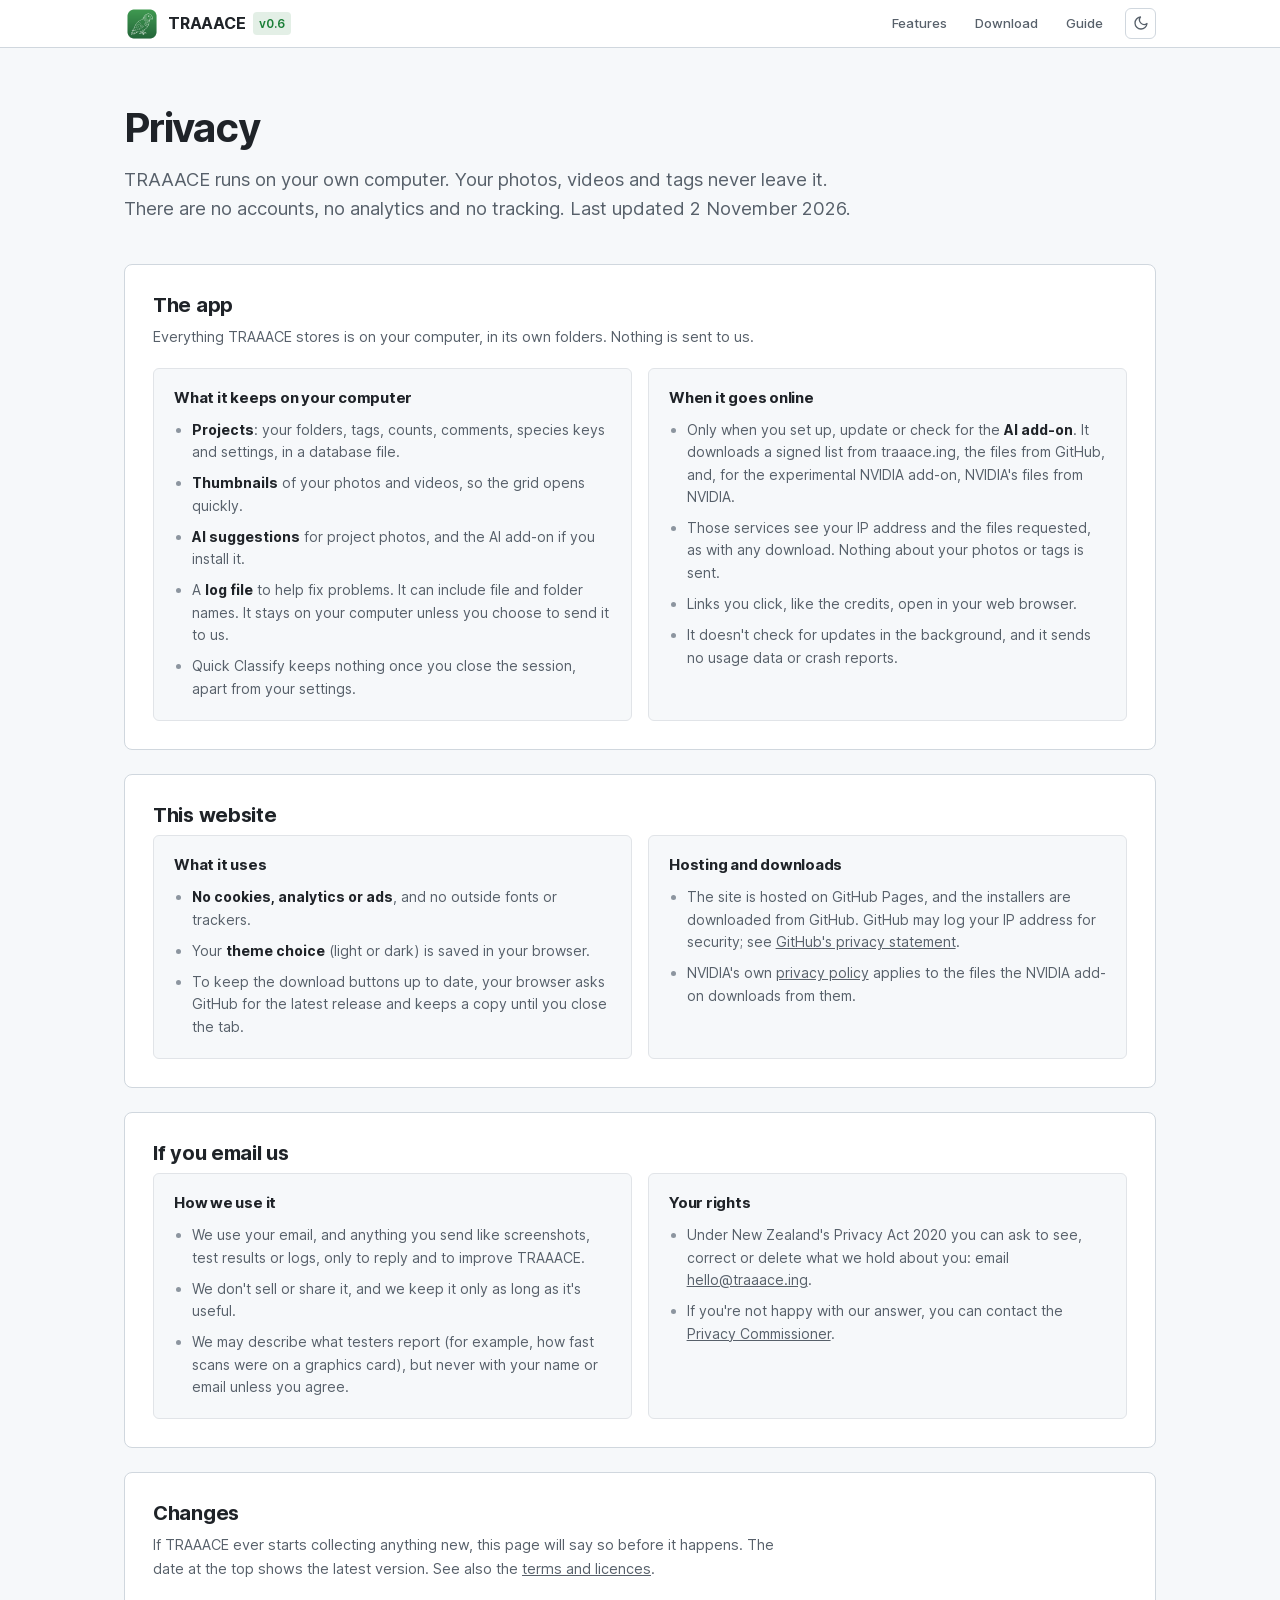
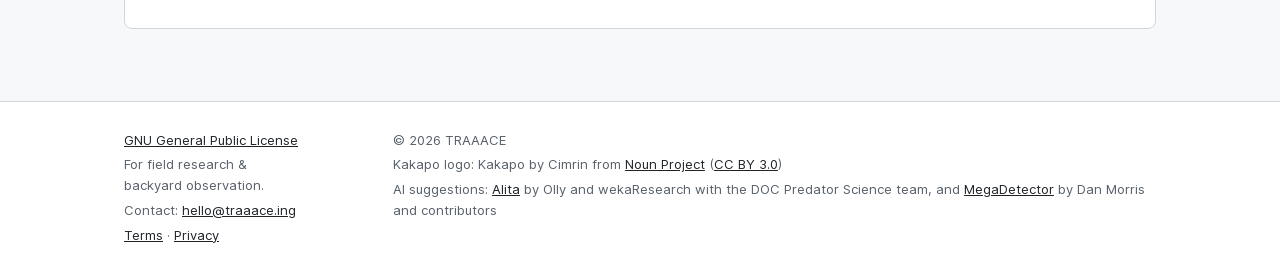
<file: privacy.html>
<!DOCTYPE html>
<html lang="en" data-theme="dark">

<head>
  <meta charset="UTF-8">
  <meta name="viewport" content="width=device-width, initial-scale=1.0">
  <title>Privacy — TRAAACE</title>
  <meta name="description"
    content="TRAAACE runs on your own computer: your photos and tags never leave it. No accounts, no analytics, no tracking. What the app and this website do and don't collect.">
  <meta name="theme-color" content="#101214">
  <link rel="icon" type="image/png" sizes="32x32" href="images/favicon-32.png">
  <link rel="icon" type="image/png" sizes="512x512" href="images/app-icon.png">
  <link rel="apple-touch-icon" href="images/app-icon.png">
  <link rel="preload" href="fonts/Inter-roman.var.woff2" as="font" type="font/woff2" crossorigin>

  <script>
    /* Set the theme before the page paints, so there is no flash. Follows the system unless the visitor chose. */
    (() => {
      let theme = 'dark';
      try {
        const saved = localStorage.getItem('traaace-theme');
        if (saved === 'light' || saved === 'dark') theme = saved;
        else if (window.matchMedia && matchMedia('(prefers-color-scheme: light)').matches) theme = 'light';
      } catch (e) { /* storage blocked: use the default */ }
      document.documentElement.setAttribute('data-theme', theme);
    })();
  </script>

  <link rel="stylesheet" href="styles.css?v=4">
</head>

<body>
  <a class="skip" href="#main">Skip to content</a>

  <header class="bar">
    <div class="wrap">
      <a class="brand" href="index.html" aria-label="TRAAACE home">
        <img src="images/app-icon.png" alt="" width="36" height="36">
        TRAAACE
        <span class="tag">v0.6</span>
      </a>
      <nav aria-label="Main">
        <a href="index.html#features">Features</a>
        <a href="index.html#download">Download</a>
        <a href="guide.html">Guide</a>
        <button type="button" class="theme-toggle" id="theme-toggle" aria-label="Switch to light theme"
          title="Switch to light theme">
          <svg class="icon-sun" viewBox="0 0 24 24" width="16" height="16" fill="none" stroke="currentColor"
            stroke-width="2" stroke-linecap="round" stroke-linejoin="round" aria-hidden="true">
            <circle cx="12" cy="12" r="4" />
            <path
              d="M12 2v2M12 20v2M4.93 4.93l1.41 1.41M17.66 17.66l1.41 1.41M2 12h2M20 12h2M4.93 19.07l1.41-1.41M17.66 6.34l1.41-1.41" />
          </svg>
          <svg class="icon-moon" viewBox="0 0 24 24" width="16" height="16" fill="none" stroke="currentColor"
            stroke-width="2" stroke-linecap="round" stroke-linejoin="round" aria-hidden="true">
            <path d="M21 12.8A9 9 0 1 1 11.2 3a7 7 0 0 0 9.8 9.8z" />
          </svg>
        </button>
      </nav>
    </div>
  </header>

  <main id="main">
    <div class="wrap">
      <div class="page-head">
        <h1>Privacy</h1>
        <p class="lead">
          TRAAACE runs on your own computer. Your photos, videos and tags never leave it. There are no accounts, no
          analytics and no tracking. Last updated 2 November 2026.
        </p>
      </div>

      <div class="guide-body" style="padding-top: 2.5rem;">

        <section class="guide-card" id="app">
          <h2>The app</h2>
          <p>Everything TRAAACE stores is on your computer, in its own folders. Nothing is sent to us.</p>
          <div class="cols">
            <div class="inner">
              <h3>What it keeps on your computer</h3>
              <ul>
                <li><strong>Projects</strong>: your folders, tags, counts, comments, species keys and settings, in a
                  database file.</li>
                <li><strong>Thumbnails</strong> of your photos and videos, so the grid opens quickly.</li>
                <li><strong>AI suggestions</strong> for project photos, and the AI add-on if you install it.</li>
                <li>A <strong>log file</strong> to help fix problems. It can include file and folder names. It stays on
                  your computer unless you choose to send it to us.</li>
                <li>Quick Classify keeps nothing once you close the session, apart from your settings.</li>
              </ul>
            </div>
            <div class="inner">
              <h3>When it goes online</h3>
              <ul>
                <li>Only when you set up, update or check for the <strong>AI add-on</strong>. It downloads a signed
                  list from traaace.ing, the files from GitHub, and, for the experimental NVIDIA add-on, NVIDIA's
                  files from NVIDIA.</li>
                <li>Those services see your IP address and the files requested, as with any download. Nothing about
                  your photos or tags is sent.</li>
                <li>Links you click, like the credits, open in your web browser.</li>
                <li>It doesn't check for updates in the background, and it sends no usage data or crash reports.</li>
              </ul>
            </div>
          </div>
        </section>

        <section class="guide-card" id="website">
          <h2>This website</h2>
          <div class="cols">
            <div class="inner">
              <h3>What it uses</h3>
              <ul>
                <li><strong>No cookies, analytics or ads</strong>, and no outside fonts or trackers.</li>
                <li>Your <strong>theme choice</strong> (light or dark) is saved in your browser.</li>
                <li>To keep the download buttons up to date, your browser asks GitHub for the latest release and
                  keeps a copy until you close the tab.</li>
              </ul>
            </div>
            <div class="inner">
              <h3>Hosting and downloads</h3>
              <ul>
                <li>The site is hosted on GitHub Pages, and the installers are downloaded from GitHub. GitHub may log
                  your IP address for security; see <a
                    href="https://docs.github.com/en/site-policy/privacy-policies/github-general-privacy-statement"
                    target="_blank" rel="noopener">GitHub's privacy statement</a>.</li>
                <li>NVIDIA's own <a href="https://www.nvidia.com/en-us/about-nvidia/privacy-policy/" target="_blank"
                    rel="noopener">privacy policy</a> applies to the files the NVIDIA add-on downloads from them.</li>
              </ul>
            </div>
          </div>
        </section>

        <section class="guide-card" id="email">
          <h2>If you email us</h2>
          <div class="cols">
            <div class="inner">
              <h3>How we use it</h3>
              <ul>
                <li>We use your email, and anything you send like screenshots, test results or logs, only to reply and
                  to improve TRAAACE.</li>
                <li>We don't sell or share it, and we keep it only as long as it's useful.</li>
                <li>We may describe what testers report (for example, how fast scans were on a graphics card), but
                  never with your name or email unless you agree.</li>
              </ul>
            </div>
            <div class="inner">
              <h3>Your rights</h3>
              <ul>
                <li>Under New Zealand's Privacy Act 2020 you can ask to see, correct or delete what we hold about you:
                  email <a href="mailto:hello@traaace.ing">hello@traaace.ing</a>.</li>
                <li>If you're not happy with our answer, you can contact the <a href="https://www.privacy.org.nz/"
                    target="_blank" rel="noopener">Privacy Commissioner</a>.</li>
              </ul>
            </div>
          </div>
        </section>

        <section class="guide-card" id="changes">
          <h2>Changes</h2>
          <p>If TRAAACE ever starts collecting anything new, this page will say so before it happens. The date at the
            top shows the latest version. See also the <a href="terms.html">terms and licences</a>.</p>
        </section>

      </div>
    </div>
  </main>

  <footer>
    <div class="wrap">
      <div>
        <p><a href="terms.html#licence">GNU General Public License</a></p>
        <p>For field research &amp; backyard observation.</p>
        <p>Contact: <a href="mailto:hello@traaace.ing">hello@traaace.ing</a></p>
        <p><a href="terms.html">Terms</a> &middot; <a href="privacy.html">Privacy</a></p>
      </div>
      <div>
        <p>&copy; <span id="year">2026</span> TRAAACE</p>
        <p>Kakapo logo: Kakapo by Cimrin from <a href="https://thenounproject.com/browse/icons/term/kakapo/"
            target="_blank" rel="noopener" title="kakapo Icons">Noun Project</a> (<a
            href="https://creativecommons.org/licenses/by/3.0/" target="_blank" rel="noopener">CC BY 3.0</a>)</p>
        <p>AI suggestions: <a href="https://github.com/Wologman/Alita" target="_blank" rel="noopener">Alita</a> by Olly
          and wekaResearch with the DOC Predator Science team, and <a href="https://github.com/agentmorris/MegaDetector"
            target="_blank" rel="noopener">MegaDetector</a> by Dan Morris and contributors</p>
      </div>
    </div>
  </footer>

  <script>
    /* Theme toggle: the icon shows the theme it will switch to, like the app. */
    (() => {
      const root = document.documentElement;
      const button = document.getElementById('theme-toggle');
      const label = () => {
        const text = 'Switch to ' + (root.getAttribute('data-theme') === 'dark' ? 'light' : 'dark') + ' theme';
        button.setAttribute('aria-label', text);
        button.title = text;
      };
      label();
      button.addEventListener('click', () => {
        const next = root.getAttribute('data-theme') === 'dark' ? 'light' : 'dark';
        root.setAttribute('data-theme', next);
        try { localStorage.setItem('traaace-theme', next); } catch (e) { /* not remembered */ }
        label();
      });
    })();

    document.getElementById('year').textContent = new Date().getFullYear();
  </script>
</body>

</html>
</file>
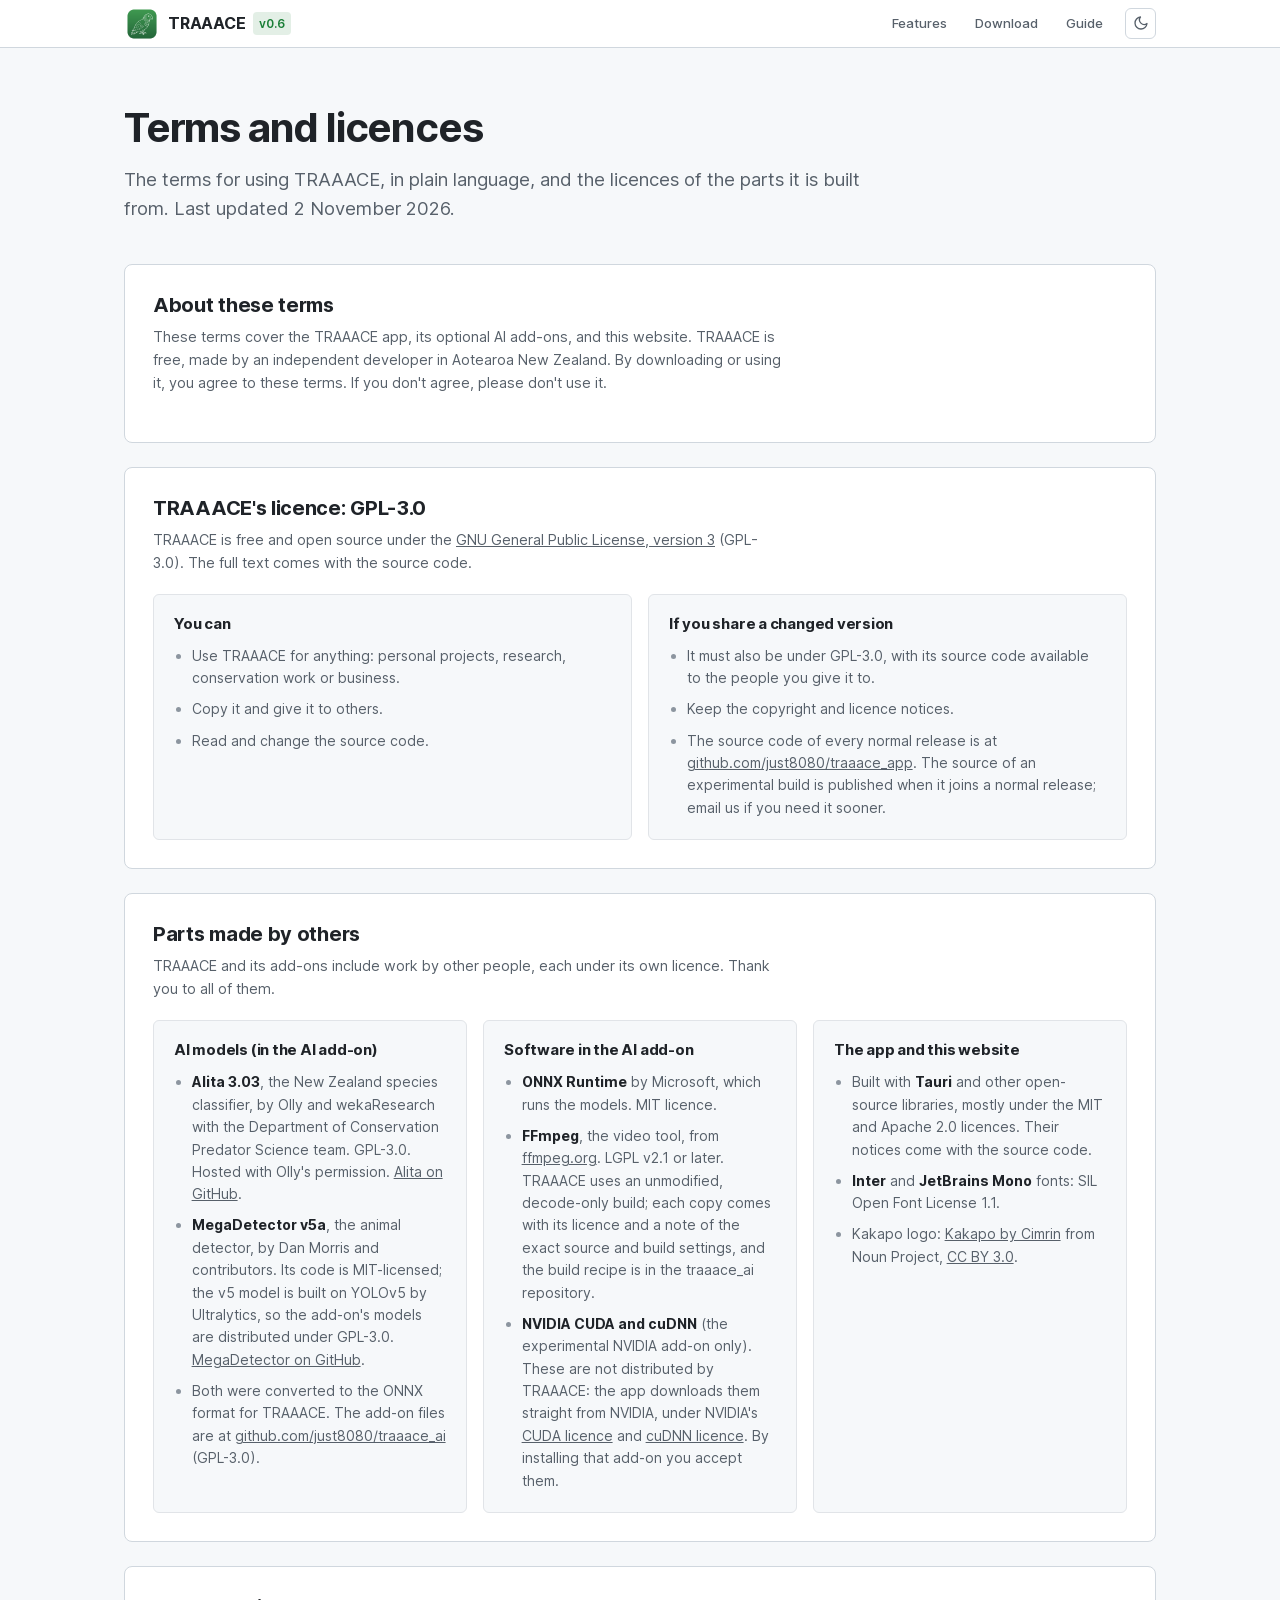
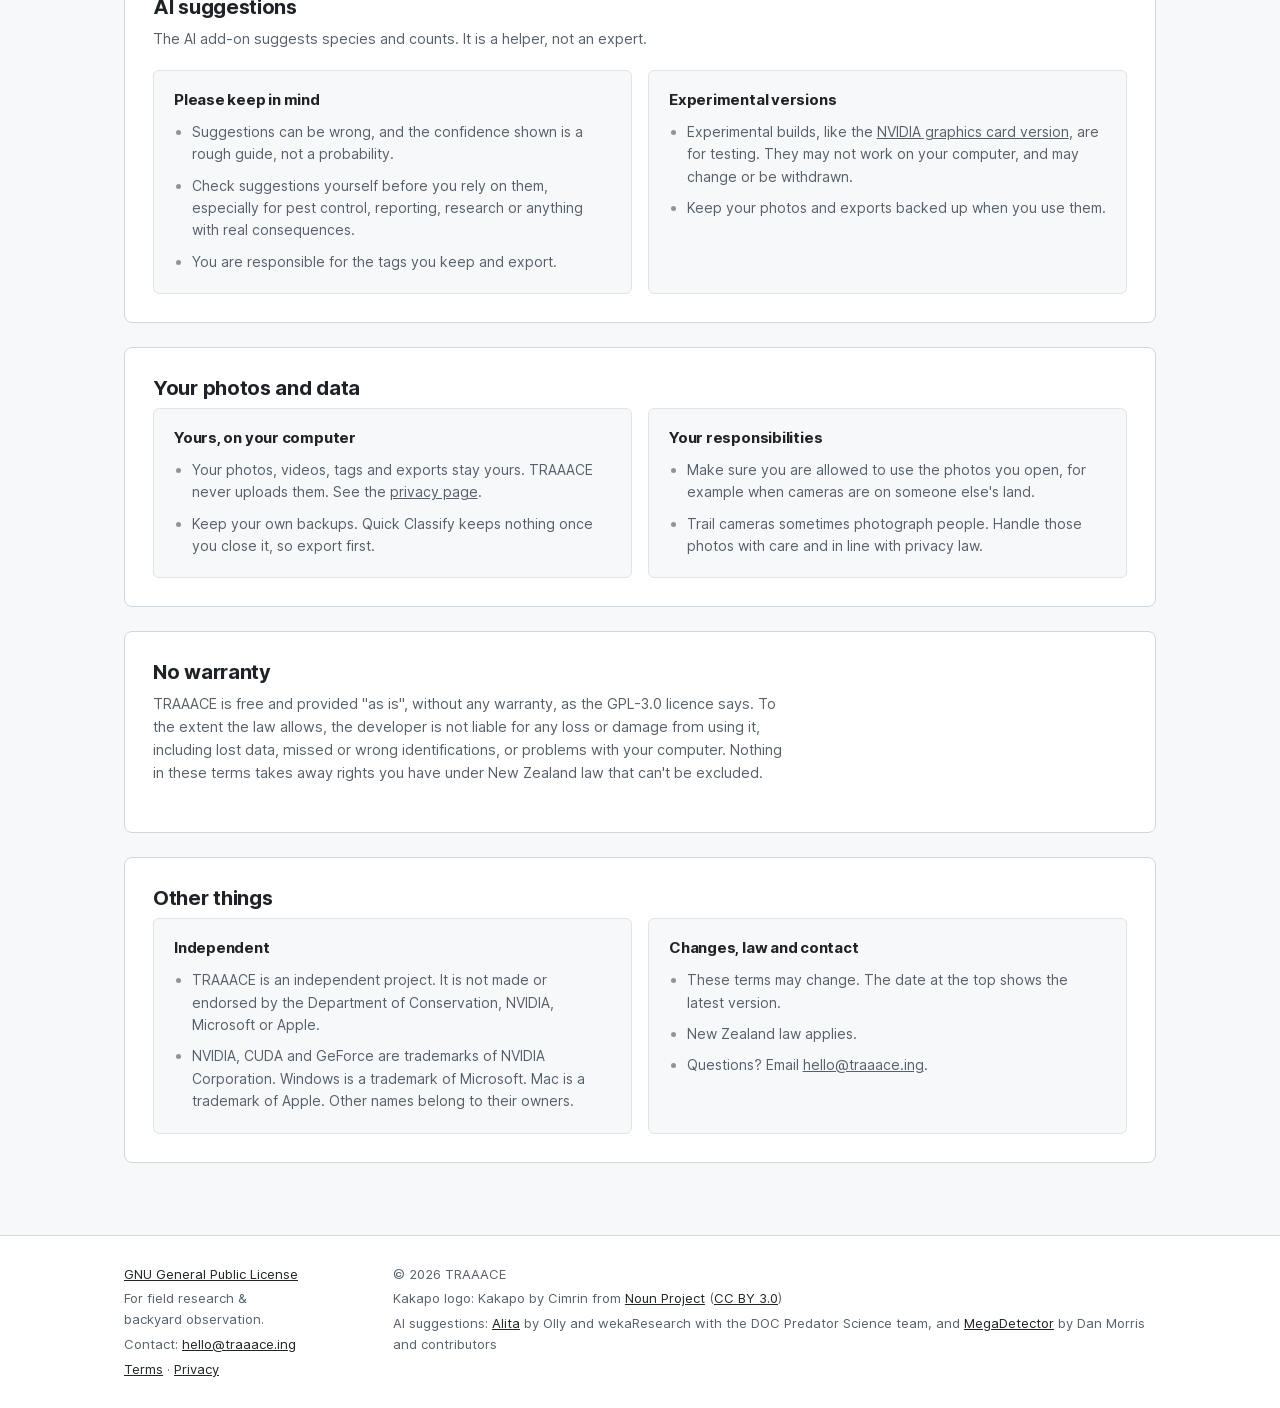
<file: terms.html>
<!DOCTYPE html>
<html lang="en" data-theme="dark">

<head>
  <meta charset="UTF-8">
  <meta name="viewport" content="width=device-width, initial-scale=1.0">
  <title>Terms and licences — TRAAACE</title>
  <meta name="description"
    content="The terms for using TRAAACE, its GPL-3.0 licence, and the licences of the AI models, ONNX Runtime, FFmpeg and other parts it uses.">
  <meta name="theme-color" content="#101214">
  <link rel="icon" type="image/png" sizes="32x32" href="images/favicon-32.png">
  <link rel="icon" type="image/png" sizes="512x512" href="images/app-icon.png">
  <link rel="apple-touch-icon" href="images/app-icon.png">
  <link rel="preload" href="fonts/Inter-roman.var.woff2" as="font" type="font/woff2" crossorigin>

  <script>
    /* Set the theme before the page paints, so there is no flash. Follows the system unless the visitor chose. */
    (() => {
      let theme = 'dark';
      try {
        const saved = localStorage.getItem('traaace-theme');
        if (saved === 'light' || saved === 'dark') theme = saved;
        else if (window.matchMedia && matchMedia('(prefers-color-scheme: light)').matches) theme = 'light';
      } catch (e) { /* storage blocked: use the default */ }
      document.documentElement.setAttribute('data-theme', theme);
    })();
  </script>

  <link rel="stylesheet" href="styles.css?v=4">
</head>

<body>
  <a class="skip" href="#main">Skip to content</a>

  <header class="bar">
    <div class="wrap">
      <a class="brand" href="index.html" aria-label="TRAAACE home">
        <img src="images/app-icon.png" alt="" width="36" height="36">
        TRAAACE
        <span class="tag">v0.6</span>
      </a>
      <nav aria-label="Main">
        <a href="index.html#features">Features</a>
        <a href="index.html#download">Download</a>
        <a href="guide.html">Guide</a>
        <button type="button" class="theme-toggle" id="theme-toggle" aria-label="Switch to light theme"
          title="Switch to light theme">
          <svg class="icon-sun" viewBox="0 0 24 24" width="16" height="16" fill="none" stroke="currentColor"
            stroke-width="2" stroke-linecap="round" stroke-linejoin="round" aria-hidden="true">
            <circle cx="12" cy="12" r="4" />
            <path
              d="M12 2v2M12 20v2M4.93 4.93l1.41 1.41M17.66 17.66l1.41 1.41M2 12h2M20 12h2M4.93 19.07l1.41-1.41M17.66 6.34l1.41-1.41" />
          </svg>
          <svg class="icon-moon" viewBox="0 0 24 24" width="16" height="16" fill="none" stroke="currentColor"
            stroke-width="2" stroke-linecap="round" stroke-linejoin="round" aria-hidden="true">
            <path d="M21 12.8A9 9 0 1 1 11.2 3a7 7 0 0 0 9.8 9.8z" />
          </svg>
        </button>
      </nav>
    </div>
  </header>

  <main id="main">
    <div class="wrap">
      <div class="page-head">
        <h1>Terms and licences</h1>
        <p class="lead">
          The terms for using TRAAACE, in plain language, and the licences of the parts it is built from.
          Last updated 2 November 2026.
        </p>
      </div>

      <div class="guide-body" style="padding-top: 2.5rem;">

        <section class="guide-card" id="about">
          <h2>About these terms</h2>
          <p>These terms cover the TRAAACE app, its optional AI add-ons, and this website. TRAAACE is free, made by an
            independent developer in Aotearoa New Zealand. By downloading or using it, you agree to these terms. If
            you don't agree, please don't use it.</p>
        </section>

        <section class="guide-card" id="licence">
          <h2>TRAAACE's licence: GPL-3.0</h2>
          <p>TRAAACE is free and open source under the <a href="https://www.gnu.org/licenses/gpl-3.0.html"
              target="_blank" rel="noopener">GNU General Public License, version 3</a> (GPL-3.0). The full text comes
            with the source code.</p>
          <div class="cols">
            <div class="inner">
              <h3>You can</h3>
              <ul>
                <li>Use TRAAACE for anything: personal projects, research, conservation work or business.</li>
                <li>Copy it and give it to others.</li>
                <li>Read and change the source code.</li>
              </ul>
            </div>
            <div class="inner">
              <h3>If you share a changed version</h3>
              <ul>
                <li>It must also be under GPL-3.0, with its source code available to the people you give it to.</li>
                <li>Keep the copyright and licence notices.</li>
                <li>The source code of every normal release is at <a href="https://github.com/just8080/traaace_app"
                    target="_blank" rel="noopener">github.com/just8080/traaace_app</a>. The source of an experimental
                  build is published when it joins a normal release; email us if you need it sooner.</li>
              </ul>
            </div>
          </div>
        </section>

        <section class="guide-card" id="components">
          <h2>Parts made by others</h2>
          <p>TRAAACE and its add-ons include work by other people, each under its own licence. Thank you to all of
            them.</p>
          <div class="cols">
            <div class="inner">
              <h3>AI models (in the AI add-on)</h3>
              <ul>
                <li><strong>Alita 3.03</strong>, the New Zealand species classifier, by Olly and wekaResearch with the
                  Department of Conservation Predator Science team. GPL-3.0. Hosted with Olly's permission.
                  <a href="https://github.com/Wologman/Alita" target="_blank" rel="noopener">Alita on GitHub</a>.</li>
                <li><strong>MegaDetector v5a</strong>, the animal detector, by Dan Morris and contributors. Its code is
                  MIT-licensed; the v5 model is built on YOLOv5 by Ultralytics, so the add-on's models are
                  distributed under GPL-3.0. <a href="https://github.com/agentmorris/MegaDetector" target="_blank"
                    rel="noopener">MegaDetector on GitHub</a>.</li>
                <li>Both were converted to the ONNX format for TRAAACE. The add-on files are at <a
                    href="https://github.com/just8080/traaace_ai" target="_blank"
                    rel="noopener">github.com/just8080/traaace_ai</a> (GPL-3.0).</li>
              </ul>
            </div>
            <div class="inner">
              <h3>Software in the AI add-on</h3>
              <ul>
                <li><strong>ONNX Runtime</strong> by Microsoft, which runs the models. MIT licence.</li>
                <li><strong>FFmpeg</strong>, the video tool, from <a href="https://ffmpeg.org" target="_blank"
                    rel="noopener">ffmpeg.org</a>. LGPL v2.1 or later. TRAAACE uses an unmodified, decode-only build;
                  each copy comes with its licence and a note of the exact source and build settings, and the build
                  recipe is in the traaace_ai repository.</li>
                <li><strong>NVIDIA CUDA and cuDNN</strong> (the experimental NVIDIA add-on only). These are not
                  distributed by TRAAACE: the app downloads them straight from NVIDIA, under NVIDIA's <a
                    href="https://docs.nvidia.com/cuda/eula/" target="_blank" rel="noopener">CUDA licence</a> and <a
                    href="https://docs.nvidia.com/deeplearning/cudnn/latest/reference/eula.html" target="_blank"
                    rel="noopener">cuDNN licence</a>. By installing that add-on you accept them.</li>
              </ul>
            </div>
            <div class="inner">
              <h3>The app and this website</h3>
              <ul>
                <li>Built with <strong>Tauri</strong> and other open-source libraries, mostly under the MIT and
                  Apache 2.0 licences. Their notices come with the source code.</li>
                <li><strong>Inter</strong> and <strong>JetBrains Mono</strong> fonts: SIL Open Font License 1.1.</li>
                <li>Kakapo logo: <a href="https://thenounproject.com/browse/icons/term/kakapo/" target="_blank"
                    rel="noopener">Kakapo by Cimrin</a> from Noun Project, <a
                    href="https://creativecommons.org/licenses/by/3.0/" target="_blank" rel="noopener">CC BY 3.0</a>.
                </li>
              </ul>
            </div>
          </div>
        </section>

        <section class="guide-card" id="ai">
          <h2>AI suggestions</h2>
          <p>The AI add-on suggests species and counts. It is a helper, not an expert.</p>
          <div class="cols">
            <div class="inner">
              <h3>Please keep in mind</h3>
              <ul>
                <li>Suggestions can be wrong, and the confidence shown is a rough guide, not a probability.</li>
                <li>Check suggestions yourself before you rely on them, especially for pest control, reporting,
                  research or anything with real consequences.</li>
                <li>You are responsible for the tags you keep and export.</li>
              </ul>
            </div>
            <div class="inner">
              <h3>Experimental versions</h3>
              <ul>
                <li>Experimental builds, like the <a href="gpu.html">NVIDIA graphics card version</a>, are for
                  testing. They may not work on your computer, and may change or be withdrawn.</li>
                <li>Keep your photos and exports backed up when you use them.</li>
              </ul>
            </div>
          </div>
        </section>

        <section class="guide-card" id="your-data">
          <h2>Your photos and data</h2>
          <div class="cols">
            <div class="inner">
              <h3>Yours, on your computer</h3>
              <ul>
                <li>Your photos, videos, tags and exports stay yours. TRAAACE never uploads them. See the <a
                    href="privacy.html">privacy page</a>.</li>
                <li>Keep your own backups. Quick Classify keeps nothing once you close it, so export first.</li>
              </ul>
            </div>
            <div class="inner">
              <h3>Your responsibilities</h3>
              <ul>
                <li>Make sure you are allowed to use the photos you open, for example when cameras are on someone
                  else's land.</li>
                <li>Trail cameras sometimes photograph people. Handle those photos with care and in line with
                  privacy law.</li>
              </ul>
            </div>
          </div>
        </section>

        <section class="guide-card" id="warranty">
          <h2>No warranty</h2>
          <p>TRAAACE is free and provided "as is", without any warranty, as the GPL-3.0 licence says. To the extent the
            law allows, the developer is not liable for any loss or damage from using it, including lost data, missed
            or wrong identifications, or problems with your computer. Nothing in these terms takes away rights you
            have under New Zealand law that can't be excluded.</p>
        </section>

        <section class="guide-card" id="other">
          <h2>Other things</h2>
          <div class="cols">
            <div class="inner">
              <h3>Independent</h3>
              <ul>
                <li>TRAAACE is an independent project. It is not made or endorsed by the Department of Conservation,
                  NVIDIA, Microsoft or Apple.</li>
                <li>NVIDIA, CUDA and GeForce are trademarks of NVIDIA Corporation. Windows is a trademark of Microsoft.
                  Mac is a trademark of Apple. Other names belong to their owners.</li>
              </ul>
            </div>
            <div class="inner">
              <h3>Changes, law and contact</h3>
              <ul>
                <li>These terms may change. The date at the top shows the latest version.</li>
                <li>New Zealand law applies.</li>
                <li>Questions? Email <a href="mailto:hello@traaace.ing">hello@traaace.ing</a>.</li>
              </ul>
            </div>
          </div>
        </section>

      </div>
    </div>
  </main>

  <footer>
    <div class="wrap">
      <div>
        <p><a href="terms.html#licence">GNU General Public License</a></p>
        <p>For field research &amp; backyard observation.</p>
        <p>Contact: <a href="mailto:hello@traaace.ing">hello@traaace.ing</a></p>
        <p><a href="terms.html">Terms</a> &middot; <a href="privacy.html">Privacy</a></p>
      </div>
      <div>
        <p>&copy; <span id="year">2026</span> TRAAACE</p>
        <p>Kakapo logo: Kakapo by Cimrin from <a href="https://thenounproject.com/browse/icons/term/kakapo/"
            target="_blank" rel="noopener" title="kakapo Icons">Noun Project</a> (<a
            href="https://creativecommons.org/licenses/by/3.0/" target="_blank" rel="noopener">CC BY 3.0</a>)</p>
        <p>AI suggestions: <a href="https://github.com/Wologman/Alita" target="_blank" rel="noopener">Alita</a> by Olly
          and wekaResearch with the DOC Predator Science team, and <a href="https://github.com/agentmorris/MegaDetector"
            target="_blank" rel="noopener">MegaDetector</a> by Dan Morris and contributors</p>
      </div>
    </div>
  </footer>

  <script>
    /* Theme toggle: the icon shows the theme it will switch to, like the app. */
    (() => {
      const root = document.documentElement;
      const button = document.getElementById('theme-toggle');
      const label = () => {
        const text = 'Switch to ' + (root.getAttribute('data-theme') === 'dark' ? 'light' : 'dark') + ' theme';
        button.setAttribute('aria-label', text);
        button.title = text;
      };
      label();
      button.addEventListener('click', () => {
        const next = root.getAttribute('data-theme') === 'dark' ? 'light' : 'dark';
        root.setAttribute('data-theme', next);
        try { localStorage.setItem('traaace-theme', next); } catch (e) { /* not remembered */ }
        label();
      });
    })();

    document.getElementById('year').textContent = new Date().getFullYear();
  </script>
</body>

</html>
</file>
<file: styles.css>
/* ---- Fonts: the same two the app uses, hosted here ---- */
@font-face {
  font-family: 'Inter';
  src: url('fonts/Inter-roman.var.woff2') format('woff2');
  font-weight: 100 900;
  font-style: normal;
  font-display: swap;
}

@font-face {
  font-family: 'JetBrains Mono';
  src: url('fonts/JetBrainsMono-Regular.woff2') format('woff2');
  font-weight: 400;
  font-display: swap;
}

@font-face {
  font-family: 'JetBrains Mono';
  src: url('fonts/JetBrainsMono-Medium.woff2') format('woff2');
  font-weight: 500;
  font-display: swap;
}

/* ---- Design tokens: copied from the app so the two match ---- */
:root {
  --font-sans: 'Inter', system-ui, -apple-system, BlinkMacSystemFont, 'Segoe UI', Roboto, Helvetica, Arial, sans-serif;
  --font-mono: 'JetBrains Mono', ui-monospace, 'SF Mono', Menlo, Monaco, Consolas, monospace;
  --radius-sm: 4px;
  --radius-md: 6px;
  --radius-lg: 8px;
  --radius-xl: 10px;
  --radius-full: 9999px;
  --transition: 150ms cubic-bezier(0.16, 1, 0.3, 1);
  --header-h: 48px;
  --page-w: 1080px;
}

:root,
[data-theme="dark"] {
  --bg: #101214;
  --surface: #181b1f;
  --surface-raised: #21252b;
  --border: #2d333b;
  --border-subtle: #242930;
  --border-strong: #444c56;
  --text: #f0f3f6;
  --text-muted: #9da7b3;
  --text-faint: #636e7b;
  --brand: #3fb950;
  --brand-subtle: rgba(46, 160, 67, 0.15);
  --btn: #1a7f37;
  --btn-hover: #238636;
  --danger: #f85149;
  --danger-btn: #da3633;
  --danger-btn-hover: #e5534b;
  --danger-subtle: rgba(248, 81, 73, 0.12);
  --focus: #539bf5;
  --stage: #0e1013;
  --shadow: 0 10px 15px -3px rgba(0, 0, 0, 0.4), 0 4px 6px -4px rgba(0, 0, 0, 0.4);
  color-scheme: dark;
}

[data-theme="light"] {
  --bg: #f6f8fa;
  --surface: #ffffff;
  --surface-raised: #f3f4f6;
  --border: #d0d7de;
  --border-subtle: #e1e4e8;
  --border-strong: #afb8c1;
  --text: #1f2328;
  --text-muted: #57606a;
  --text-faint: #8c959f;
  --brand: #1a7f37;
  --brand-subtle: rgba(26, 127, 55, 0.12);
  --btn: #1a7f37;
  --btn-hover: #2da44e;
  --danger: #cf222e;
  --danger-btn: #cf222e;
  --danger-btn-hover: #a40e26;
  --danger-subtle: rgba(207, 34, 46, 0.08);
  --focus: #0969da;
  --stage: #f0f2f5;
  --shadow: 0 10px 15px -3px rgba(31, 35, 40, 0.1), 0 4px 6px -4px rgba(31, 35, 40, 0.1);
  color-scheme: light;
}

/* ---- Base ---- */
*,
*::before,
*::after {
  box-sizing: border-box;
}

* {
  margin: 0;
}

html {
  scroll-behavior: smooth;
  scroll-padding-top: calc(var(--header-h) + 1rem);
}

body {
  font-family: var(--font-sans);
  font-size: 0.9375rem;
  line-height: 1.6;
  color: var(--text);
  background: var(--bg);
  -webkit-font-smoothing: antialiased;
  min-height: 100vh;
  display: flex;
  flex-direction: column;
}

h1,
h2,
h3 {
  line-height: 1.2;
  letter-spacing: -0.015em;
  text-wrap: balance;
}

p {
  text-wrap: pretty;
}

a {
  color: inherit;
}

img {
  max-width: 100%;
  display: block;
}

:focus-visible {
  outline: 2px solid var(--focus);
  outline-offset: 2px;
}

.skip {
  position: absolute;
  left: 1rem;
  top: -4rem;
  z-index: 20;
  padding: 0.5rem 0.9rem;
  background: var(--surface);
  border: 1px solid var(--border-strong);
  border-radius: var(--radius-md);
}

.skip:focus {
  top: 0.75rem;
}

.wrap {
  width: 100%;
  max-width: var(--page-w);
  margin: 0 auto;
  padding: 0 1.5rem;
}

/* ---- Header: the same 48px bar as the app ---- */
.bar {
  position: sticky;
  top: 0;
  z-index: 10;
  height: var(--header-h);
  background: var(--surface);
  border-bottom: 1px solid var(--border);
}

.bar .wrap {
  height: 100%;
  display: flex;
  align-items: center;
  justify-content: space-between;
  gap: 1rem;
}

.brand {
  display: inline-flex;
  align-items: center;
  gap: 0.5rem;
  text-decoration: none;
  font-weight: 700;
  font-size: 1rem;
  letter-spacing: -0.015em;
}

/* The icon has a little clear space around its tile, so it is drawn slightly larger than the text beside it. */
.brand img {
  height: 36px;
  width: auto;
}

.tag {
  font-size: 0.75rem;
  font-weight: 600;
  letter-spacing: 0;
  color: var(--brand);
  background: var(--brand-subtle);
  padding: 2px 6px;
  border-radius: var(--radius-sm);
}

.bar nav {
  display: flex;
  align-items: center;
  gap: 0.25rem;
}

.bar nav a,
.theme-toggle {
  font: inherit;
  font-size: 0.8125rem;
  font-weight: 500;
  color: var(--text-muted);
  text-decoration: none;
  padding: 0.3rem 0.7rem;
  border: 1px solid transparent;
  border-radius: var(--radius-md);
  background: transparent;
  cursor: pointer;
  transition: color var(--transition), background-color var(--transition);
}

.bar nav a:hover,
.theme-toggle:hover {
  color: var(--text);
  background: var(--surface-raised);
}

.theme-toggle {
  margin-left: 0.35rem;
  border-color: var(--border);
  display: inline-flex;
  align-items: center;
  padding: 0.4rem;
}

/* Shows the theme it will switch to: a sun in dark mode, a moon in light mode. */
.theme-toggle svg { display: block; }
[data-theme="dark"] .theme-toggle .icon-moon,
[data-theme="light"] .theme-toggle .icon-sun { display: none; }

/* ---- Buttons: the app's primary and secondary ---- */
.btn {
  display: inline-flex;
  align-items: center;
  justify-content: center;
  gap: 0.4rem;
  font: inherit;
  font-size: 0.875rem;
  font-weight: 600;
  text-decoration: none;
  padding: 0.5rem 1rem;
  border: 1px solid transparent;
  border-radius: var(--radius-md);
  cursor: pointer;
  transition: transform var(--transition), background-color var(--transition), border-color var(--transition);
}

.btn:hover {
  transform: translateY(-1px);
}

.btn-primary {
  background: var(--btn);
  color: #fff;
}

.btn-primary:hover {
  background: var(--btn-hover);
}

.btn-secondary {
  background: var(--surface-raised);
  color: var(--text);
  border-color: var(--border);
}

.btn-secondary:hover {
  border-color: var(--border-strong);
}

/* Red, for the experimental download only: it should not look like the normal one. */
.btn-danger {
  background: var(--danger-btn);
  color: #fff;
}

.btn-danger:hover {
  background: var(--danger-btn-hover);
}

.btn[aria-disabled="true"] {
  opacity: 0.55;
  pointer-events: none;
}

/* ---- Sections ---- */
main {
  flex: 1;
}

section {
  padding: 3.5rem 0 0;
}

.hero {
  padding-top: 4.5rem;
}

.badge {
  display: inline-flex;
  align-items: center;
  gap: 0.45rem;
  font-size: 0.75rem;
  font-weight: 600;
  color: var(--brand);
  background: var(--brand-subtle);
  padding: 0.25rem 0.65rem;
  border-radius: var(--radius-full);
  margin-bottom: 1.25rem;
}

.dot {
  width: 7px;
  height: 7px;
  border-radius: 50%;
  background: var(--brand);
  animation: pulse 2s infinite;
}

@keyframes pulse {

  0%,
  100% {
    opacity: 1;
  }

  50% {
    opacity: 0.35;
  }
}

.hero h1 {
  font-size: clamp(2rem, 5vw, 3.25rem);
  letter-spacing: -0.03em;
  line-height: 1.08;
  max-width: 18ch;
  margin-bottom: 1.1rem;
}

.lead {
  font-size: clamp(1rem, 1.6vw, 1.15rem);
  color: var(--text-muted);
  max-width: 62ch;
}

.actions {
  display: flex;
  flex-wrap: wrap;
  gap: 0.6rem;
  margin-top: 1.75rem;
}

.chips {
  display: flex;
  flex-wrap: wrap;
  gap: 0.5rem;
  margin-top: 1.75rem;
  padding: 0;
  list-style: none;
}

.chips li {
  font-family: var(--font-mono);
  font-size: 0.75rem;
  color: var(--text-muted);
  border: 1px solid var(--border);
  border-radius: var(--radius-sm);
  padding: 0.15rem 0.5rem;
}

.section-title {
  font-size: 0.75rem;
  font-weight: 600;
  letter-spacing: 0.06em;
  text-transform: uppercase;
  color: var(--text-muted);
  margin-bottom: 1.25rem;
}

/* ---- Feature cards ---- */
.cards {
  display: grid;
  grid-template-columns: repeat(auto-fit, minmax(min(100%, 300px), 1fr));
  gap: 1rem;
}

/* With a fourth card the grid becomes 2 x 2 instead of leaving one card alone on a second row. */
.cards:has(> article:nth-child(4)) {
  grid-template-columns: repeat(auto-fit, minmax(min(100%, 440px), 1fr));
}

.card {
  display: flex;
  flex-direction: column;
  background: var(--surface);
  border: 1px solid var(--border);
  border-radius: var(--radius-lg);
  padding: 1.25rem;
}

.card .no {
  font-family: var(--font-mono);
  font-size: 0.75rem;
  color: var(--brand);
  margin-bottom: 0.5rem;
}

.card h3 {
  font-size: 1.125rem;
  margin-bottom: 0.4rem;
}

.card p {
  font-size: 0.875rem;
  color: var(--text-muted);
  margin-bottom: 1.1rem;
}

figure {
  margin-top: auto;
}

.shot {
  aspect-ratio: 16 / 10;
  overflow: hidden;
  background: var(--stage);
  border: 1px solid var(--border);
  border-radius: var(--radius-md);
  box-shadow: var(--shadow);
}

.shot img {
  width: 100%;
  height: 100%;
  object-fit: cover;
  object-position: top left;
}

figcaption {
  font-size: 0.75rem;
  color: var(--text-faint);
  margin-top: 0.6rem;
  min-height: 3.2em;
  /* two lines, so the three screenshots line up */
}

/* ---- Downloads ---- */
.panel {
  background: var(--surface);
  border: 1px solid var(--border);
  border-radius: var(--radius-lg);
  padding: 1.25rem;
}

.panel-head {
  display: flex;
  flex-wrap: wrap;
  justify-content: space-between;
  align-items: baseline;
  gap: 0.5rem 1rem;
  margin-bottom: 1.1rem;
}

.panel-head h2 {
  font-size: 1.25rem;
}

.release {
  font-family: var(--font-mono);
  font-size: 0.75rem;
  color: var(--text-muted);
}

.release a {
  color: var(--brand);
}

.platforms {
  display: grid;
  grid-template-columns: repeat(auto-fit, minmax(min(100%, 250px), 1fr));
  gap: 0.75rem;
}

.platform {
  background: var(--bg);
  border: 1px solid var(--border-subtle);
  border-radius: var(--radius-md);
  padding: 1rem;
  display: flex;
  flex-direction: column;
  gap: 0.75rem;
}

.platform h3 {
  font-size: 1rem;
}

.platform .for {
  font-size: 0.8125rem;
  color: var(--text-muted);
  margin-top: -0.4rem;
}

.platform .btn {
  justify-content: space-between;
}

.btn small {
  font-family: var(--font-mono);
  font-size: 0.7rem;
  font-weight: 500;
  opacity: 0.8;
}

/* ---- First-run notes ---- */
.steps {
  display: grid;
  gap: 0.5rem;
}

details {
  background: var(--surface);
  border: 1px solid var(--border);
  border-radius: var(--radius-md);
}

summary {
  cursor: pointer;
  font-weight: 600;
  padding: 0.75rem 1rem;
  list-style: none;
  display: flex;
  justify-content: space-between;
  align-items: center;
}

summary::-webkit-details-marker {
  display: none;
}

summary::after {
  content: '+';
  font-family: var(--font-mono);
  color: var(--text-muted);
}

details[open] summary::after {
  content: '–';
}

details>div {
  padding: 0 1rem 1rem;
  color: var(--text-muted);
  font-size: 0.875rem;
}

details p+p {
  margin-top: 0.5rem;
}

code {
  font-family: var(--font-mono);
  font-size: 0.8rem;
  background: var(--surface-raised);
  border: 1px solid var(--border-subtle);
  border-radius: var(--radius-sm);
  padding: 0.05rem 0.35rem;
  color: var(--text);
  word-break: break-all;
}

.note {
  font-size: 0.8125rem;
  color: var(--text-muted);
  margin-bottom: 0.9rem;
  max-width: 70ch;
}

/* ---- Footer ---- */
footer {
  margin-top: 4.5rem;
  border-top: 1px solid var(--border);
  background: var(--surface);
  padding: 1.75rem 0;
  font-size: 0.8125rem;
  color: var(--text-muted);
}

footer .wrap {
  display: flex;
  flex-wrap: wrap;
  justify-content: space-between;
  gap: 0.75rem 2rem;
}

/* Keep the two columns side by side on the narrower home page, as on the wide guide page. */
@media (min-width: 641px) {
  footer .wrap {
    flex-wrap: nowrap;
  }

  footer .wrap>div:last-child {
    min-width: 0;
  }
}

footer a {
  color: var(--text);
}

footer p+p {
  margin-top: 0.25rem;
}

@media (max-width: 640px) {
  .wrap {
    padding: 0 1rem;
  }

  .bar nav a {
    display: none;
  }

  .bar nav a[href="guide.html"] {
    display: inline;
  }

  .hero {
    padding-top: 3rem;
  }

  section {
    padding-top: 2.5rem;
  }
}

@media (prefers-reduced-motion: reduce) {
  html {
    scroll-behavior: auto;
  }

  .dot {
    animation: none;
  }

  .btn:hover {
    transform: none;
  }
}

/* ---- User guide page ---- */
/* A wider page than the home page, so the two-column boxes are not cramped. The header and footer match. */
.guide-page {
  --page-w: 1400px;
}

.page-head {
  padding-top: 3.5rem;
}

.page-head h1 {
  font-size: clamp(1.75rem, 4vw, 2.5rem);
  letter-spacing: -0.03em;
  margin-bottom: 0.8rem;
}

.guide {
  display: grid;
  grid-template-columns: 240px minmax(0, 1fr);
  gap: 3rem;
  align-items: start;
  padding-top: 2.5rem;
}

.toc {
  position: sticky;
  top: calc(var(--header-h) + 1.25rem);
  display: flex;
  flex-direction: column;
  gap: 0.1rem;
  font-size: 0.8125rem;
}

.toc strong {
  font-size: 0.75rem;
  font-weight: 600;
  letter-spacing: 0.06em;
  text-transform: uppercase;
  color: var(--text-muted);
  margin-bottom: 0.4rem;
}

.toc a {
  color: var(--text-muted);
  text-decoration: none;
  padding: 0.25rem 0.6rem;
  border-left: 2px solid var(--border);
  transition: color var(--transition), border-color var(--transition);
}

.toc a:hover {
  color: var(--text);
  border-left-color: var(--brand);
}

.guide-body {
  display: grid;
  gap: 1.5rem;
}

/* Needs the element in the selector to beat the page-wide `section` padding. */
.guide-body section.guide-card {
  background: var(--surface);
  border: 1px solid var(--border);
  border-radius: var(--radius-lg);
  padding: 1.75rem;
}

.guide-card h2 {
  font-size: 1.25rem;
  margin-bottom: 0.5rem;
}

.guide-card>p {
  color: var(--text-muted);
  font-size: 0.9rem;
  max-width: 70ch;
  margin-bottom: 1.25rem;
}

.cols {
  display: grid;
  grid-template-columns: repeat(auto-fit, minmax(min(100%, 280px), 1fr));
  gap: 1rem;
}

.inner {
  background: var(--bg);
  border: 1px solid var(--border-subtle);
  border-radius: var(--radius-md);
  padding: 1.25rem;
}

.inner h3 {
  font-size: 0.9375rem;
  margin-bottom: 0.75rem;
}

.inner ul,
.inner ol {
  margin: 0;
  padding-left: 1.1rem;
  color: var(--text-muted);
  font-size: 0.875rem;
  display: grid;
  gap: 0.55rem;
}

.inner li::marker {
  color: var(--text-faint);
}

.inner strong,
.guide-card strong {
  color: var(--text);
}

kbd {
  font-family: var(--font-mono);
  font-size: 0.75rem;
  font-weight: 500;
  color: var(--text);
  background: var(--surface-raised);
  border: 1px solid var(--border-strong);
  border-bottom-width: 2px;
  border-radius: var(--radius-sm);
  padding: 0.05rem 0.4rem;
  white-space: nowrap;
}

.keys {
  display: grid;
  grid-template-columns: repeat(auto-fit, minmax(min(100%, 300px), 1fr));
  gap: 0.75rem;
}

.key-row {
  display: flex;
  justify-content: space-between;
  align-items: center;
  gap: 1rem;
  background: var(--bg);
  border: 1px solid var(--border-subtle);
  border-radius: var(--radius-md);
  padding: 0.8rem 1rem;
}

.key-row span {
  display: block;
  font-size: 0.8125rem;
  font-weight: 600;
}

.key-row small {
  display: block;
  font-size: 0.75rem;
  color: var(--text-muted);
  font-weight: 400;
}

.steps-list {
  margin: 0;
  padding-left: 1.2rem;
  display: grid;
  gap: 0.5rem;
  color: var(--text-muted);
  font-size: 0.875rem;
}

.steps-list ul {
  margin-top: 0.4rem;
  padding-left: 1.1rem;
  display: grid;
  gap: 0.25rem;
}

pre {
  font-family: var(--font-mono);
  font-size: 0.8rem;
  background: var(--bg);
  border: 1px solid var(--border-subtle);
  border-radius: var(--radius-md);
  padding: 0.8rem 1rem;
  overflow-x: auto;
  color: var(--text);
  margin: 0.6rem 0;
}

.callout {
  border-left: 3px solid var(--brand);
  background: var(--brand-subtle);
  border-radius: 0 var(--radius-md) var(--radius-md) 0;
  padding: 0.7rem 1rem;
  font-size: 0.875rem;
  color: var(--text-muted);
  margin-bottom: 1rem;
}

.bar nav a[aria-current="page"] {
  color: var(--text);
}

@media (max-width: 860px) {
  .guide {
    grid-template-columns: minmax(0, 1fr);
    gap: 1.25rem;
  }

  .guide-body section.guide-card {
    padding: 1.25rem;
  }

  .toc {
    position: static;
    flex-direction: row;
    flex-wrap: wrap;
    gap: 0.4rem;
  }

  .toc strong {
    flex-basis: 100%;
    margin-bottom: 0;
  }

  .toc a {
    border: 1px solid var(--border);
    border-radius: var(--radius-full);
    padding: 0.2rem 0.7rem;
  }
}

.guide-card summary {
  padding: 0.9rem 1.25rem;
}

.guide-card details>div {
  padding: 0 1.25rem 1.25rem;
}

.guide-card .steps {
  gap: 0.75rem;
}


/* Screenshots in the guide */
.guide-shot {
  display: block;
  width: 100%;
  height: auto;
  margin-top: 1rem;
  border: 1px solid var(--border);
  border-radius: var(--radius-md);
  box-shadow: var(--shadow);
  background: var(--stage);
}

.guide-shot-small {
  max-width: 340px;
}

.guide-shots {
  margin-top: 1rem;
  align-items: start;
}

.guide-shots figure {
  margin: 0;
}

.guide-shots figcaption {
  min-height: 0;
}

/* ---- Experimental NVIDIA download ---- */
/* The strip under the normal downloads, and the page it leads to. Red so it never passes for the normal version. */
.experimental {
  display: flex;
  flex-wrap: wrap;
  align-items: center;
  justify-content: space-between;
  gap: 0.75rem 1.25rem;
  margin-top: 0.75rem;
  padding: 1rem;
  background: var(--danger-subtle);
  border: 1px solid var(--danger);
  border-radius: var(--radius-md);
}

.experimental h3 {
  font-size: 1rem;
  margin-bottom: 0.25rem;
}

.experimental p {
  font-size: 0.8125rem;
  color: var(--text-muted);
  max-width: 60ch;
}

.badge-danger {
  color: var(--danger);
  background: var(--danger-subtle);
  margin-bottom: 1rem;
}

.badge-danger .dot {
  background: var(--danger);
}

.gpu-download {
  display: flex;
  flex-wrap: wrap;
  align-items: center;
  gap: 0.75rem 1rem;
}

.gpu-download .release a {
  color: var(--danger);
}

.inner code {
  white-space: nowrap;
}
</file>
